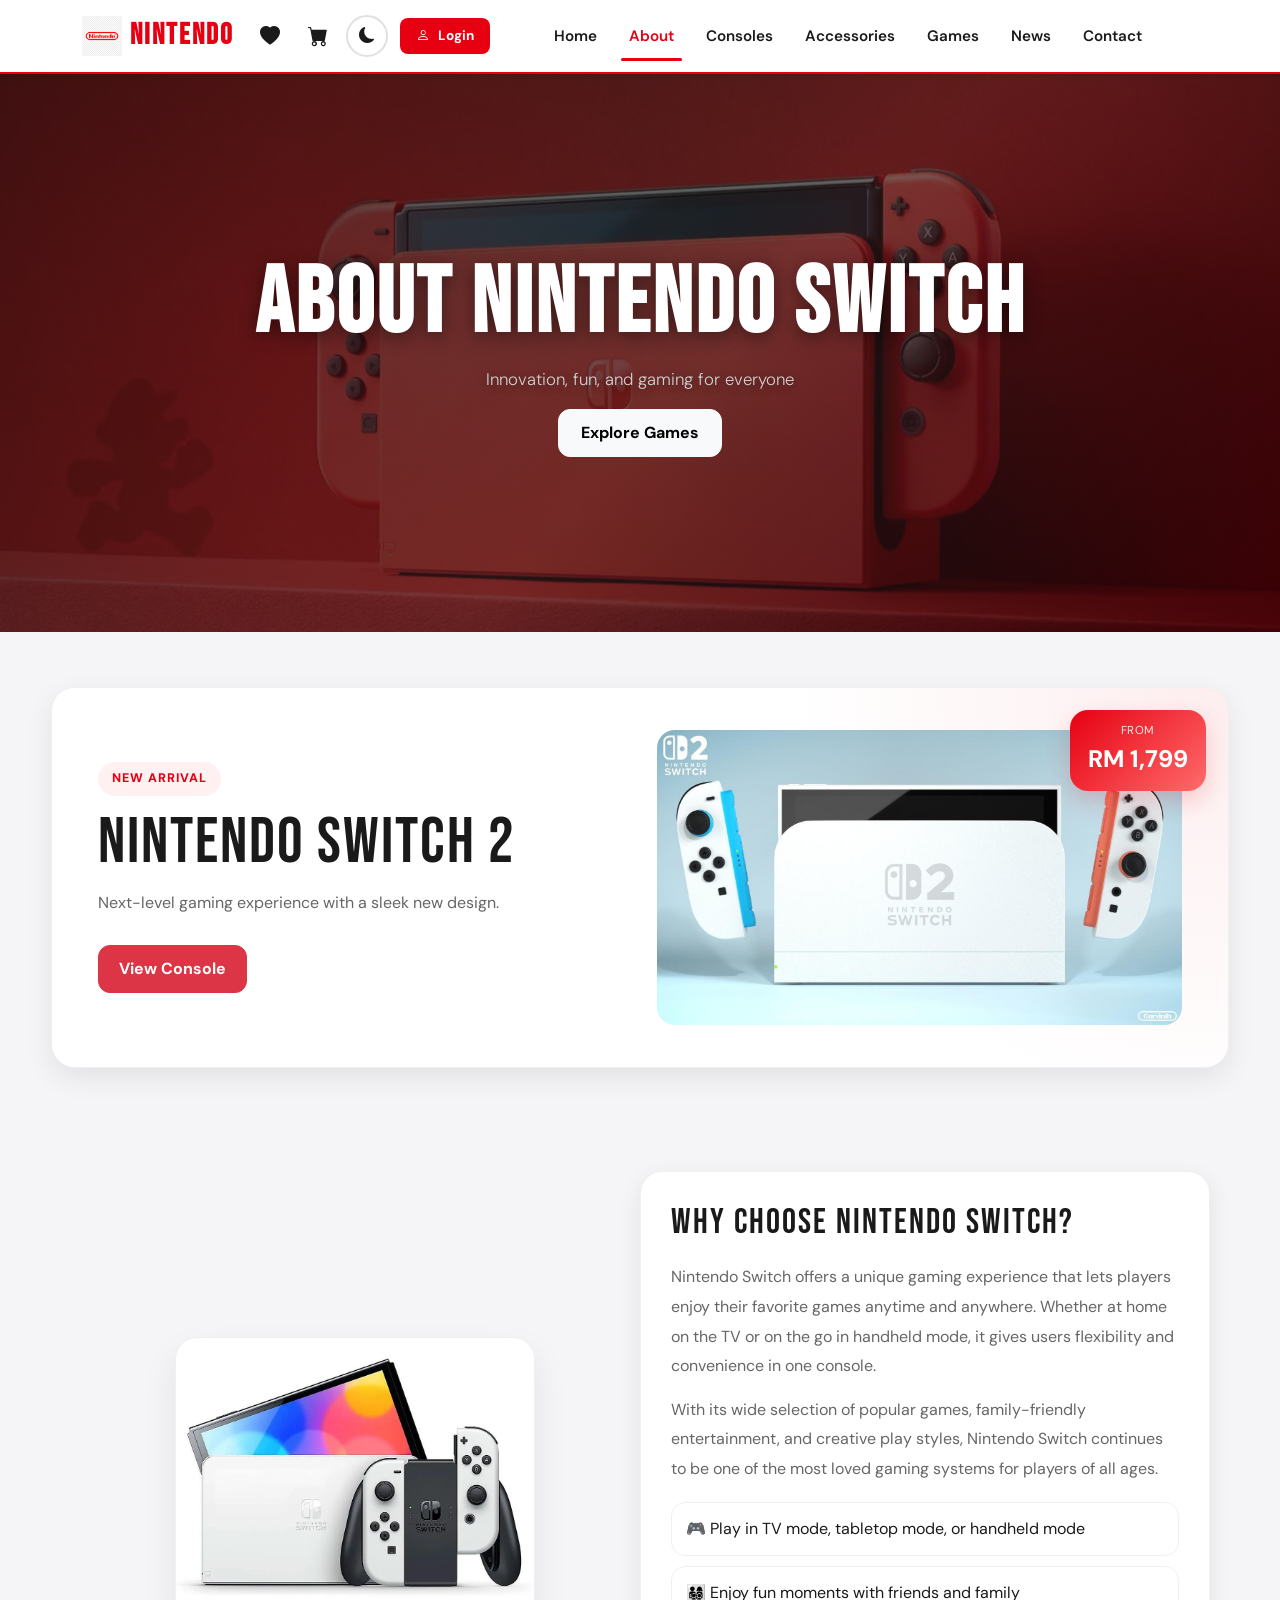
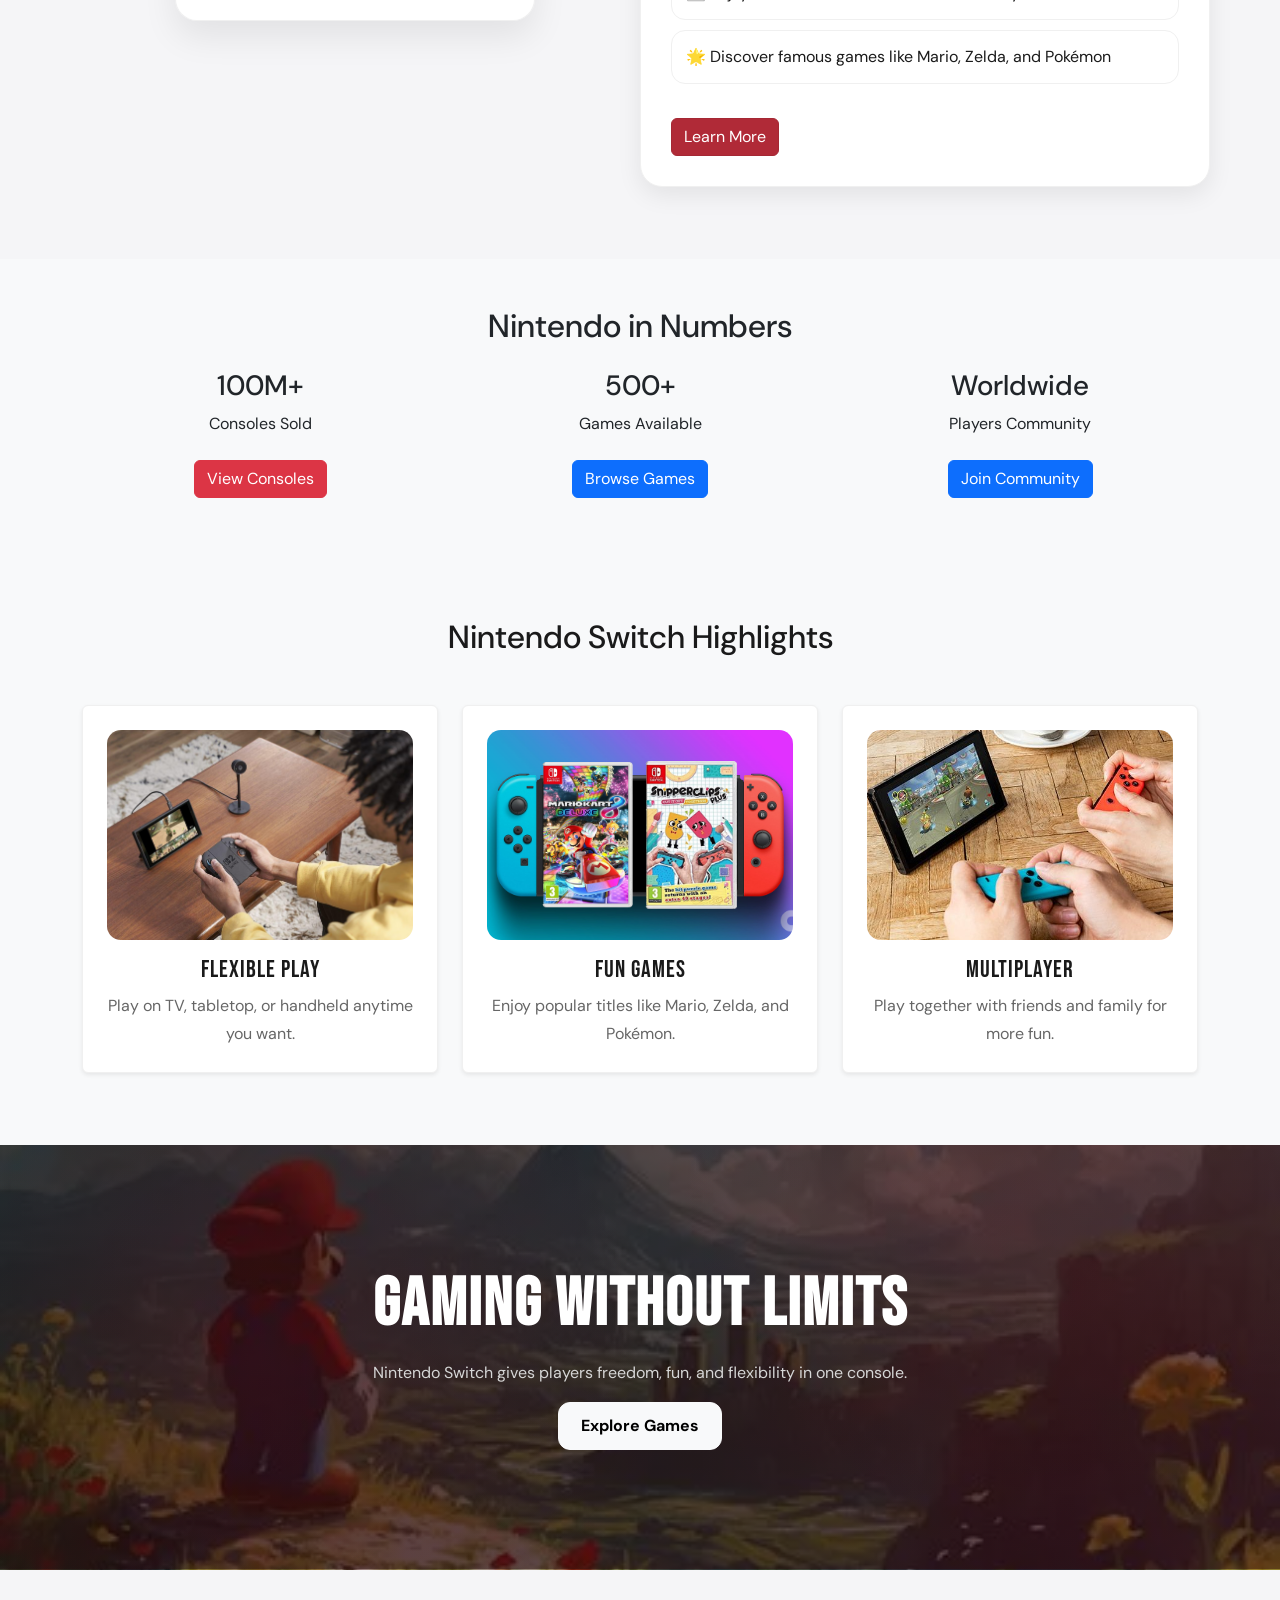
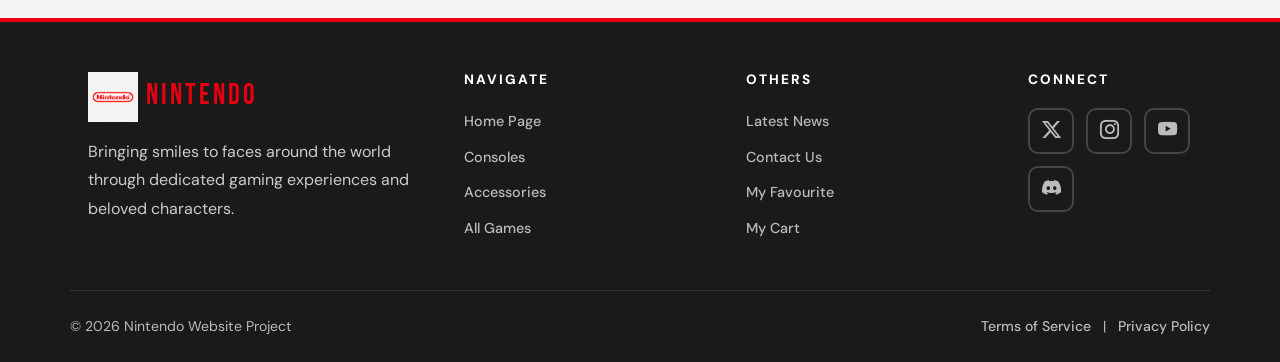
<file: About/about.html>
<!DOCTYPE html>
<html lang="en">

<head>
  <meta charset="UTF-8">
  <meta name="viewport" content="width=device-width, initial-scale=1.0">
  <title>Nintendo - About</title>

  <link href="https://fonts.googleapis.com/css2?family=Bebas+Neue&family=DM+Sans:wght@300;400;500;600;700&display=swap"
    rel="stylesheet">
  <link href="https://cdn.jsdelivr.net/npm/bootstrap@5.3.2/dist/css/bootstrap.min.css" rel="stylesheet">
  <link rel="stylesheet" href="https://cdn.jsdelivr.net/npm/bootstrap-icons@1.11.3/font/bootstrap-icons.css">
  <link rel="stylesheet" href="../Shared/shared.css">
  <link rel="stylesheet" href="../About/about.css">
</head>

<body>

  <!-- NAVBAR -->
  <nav class="navbar navbar-expand-lg custom-navbar shadow-sm">
    <div class="container">

      <a class="navbar-brand fw-bold d-flex align-items-center" href="../index.html">
        <img src="../Shared/images/logo.ico" alt="Nintendo Logo" width="40" height="40" class="me-2">
        Nintendo
      </a>

      <!-- Always-visible right side: icons + hamburger -->
      <div class="ms-auto d-flex align-items-center gap-2 me-2">

        <!-- Favourite icon with live badge (count from localStorage via shared.js) -->
        <a href="../Favourite/favourite.html" class="nav-icon-btn" title="My Favourites">
          <i class="bi bi-heart-fill"></i>
          <span class="nav-badge fav-badge-count" style="display:none;">0</span>
        </a>

        <!-- Cart icon with live badge (count from localStorage via shared.js) -->
        <a href="../Cart/cart.html" class="nav-icon-btn" title="My Cart">
          <i class="bi bi-cart-fill"></i>
          <span class="nav-badge cart-badge-count" style="display:none;">0</span>
        </a>

        <!-- Dark mode toggle -->
        <button id="darkModeToggle" class="dark-toggle" title="Toggle Dark Mode">
          <i class="bi bi-moon-fill" id="themeIcon"></i>
        </button>

        <!-- Login/Profile button — text set by shared.js based on cookie -->
        <button id="authNavBtn" class="ms-1"></button>

        <!-- Mobile hamburger -->
        <button class="navbar-toggler ms-1" type="button" data-bs-toggle="collapse" data-bs-target="#navMenu">
          <span class="navbar-toggler-icon"></span>
        </button>
      </div>

      <!-- Collapsible nav links -->
      <div class="collapse navbar-collapse" id="navMenu">
        <ul class="navbar-nav mx-auto">
          <li class="nav-item"><a class="nav-link" href="../index.html">Home</a></li>
          <li class="nav-item"><a class="nav-link active" href="../About/about.html">About</a></li>
          <li class="nav-item"><a class="nav-link" href="../Consoles/consoles.html">Consoles</a></li>
          <li class="nav-item"><a class="nav-link" href="../Accessories/accessories.html">Accessories</a></li>
          <li class="nav-item"><a class="nav-link" href="../Games/games.html">Games</a></li>
          <li class="nav-item"><a class="nav-link" href="../News/news.html">News</a></li>
          <li class="nav-item"><a class="nav-link" href="../Contact/Contact.html">Contact</a></li>
        </ul>
      </div>

    </div>
  </nav>

  <!-- HERO -->
  <header class="about-hero text-white text-center">
    <div class="container">
      <h1 class="fw-bold display-4">About Nintendo Switch</h1>
      <p class="lead">Innovation, fun, and gaming for everyone</p>
      <a href="../Games/games.html" class="btn btn-light mt-3">Explore Games</a>
    </div>
  </header>

  <!-- NINTENDO BANNER -->
  <section class="banner-section">
    <div class="banner-clean">
      <div class="banner-content">
        <div class="banner-left">
          <span class="banner-badge">NEW ARRIVAL</span>
          <h2>Nintendo Switch 2</h2>
          <p>Next-level gaming experience with a sleek new design.</p>
          <a href="../Consoles/consoles.html" class="btn btn-danger mt-2">View Console</a>
        </div>

        <div class="banner-right">
          <img src="AboutPageImages/switch-sale.jpg" alt="Nintendo Switch 2">
        </div>
      </div>

      <div class="price-tag-clean">
        <small>From</small>
        <strong>RM 1,799</strong>
      </div>
    </div>
  </section>



  <!-- ABOUT INTRO -->
  <section class="py-5">
    <div class="container">
      <div class="row align-items-center">

        <div class="col-md-6 mb-4 text-center">
          <img src="AboutPageImages/nintendo2.jpg" alt="Nintendo Switch" class="img-fluid about-image">
        </div>

        <div class="col-md-6 mb-4 about-text-box">
          <h2 class="about-animate">Why Choose Nintendo Switch?</h2>

          <p class="about-animate delay-1">
            Nintendo Switch offers a unique gaming experience that lets players enjoy their
            favorite games anytime and anywhere. Whether at home on the TV or on the go in
            handheld mode, it gives users flexibility and convenience in one console.
          </p>

          <p class="about-animate delay-2">
            With its wide selection of popular games, family-friendly entertainment, and
            creative play styles, Nintendo Switch continues to be one of the most loved
            gaming systems for players of all ages.
          </p>

          <ul class="about-list about-animate delay-3">
            <li>🎮 Play in TV mode, tabletop mode, or handheld mode</li>
            <li>👨‍👩‍👧‍👦 Enjoy fun moments with friends and family</li>
            <li>🌟 Discover famous games like Mario, Zelda, and Pokémon</li>
          </ul>

          <a href="../News/news.html" class="btn btn-danger mt-3 about-animate delay-4">Learn More</a>
        </div>



      </div>
    </div>
  </section>

  <!-- STATS SECTION -->
  <section class="py-5 bg-light text-center text-dark">
    <div class="container">
      <h2 class="mb-4">Nintendo in Numbers</h2>

      <div class="row">
        <div class="col-md-4 mb-4">
          <h3>100M+</h3>
          <p>Consoles Sold</p>
          <a href="../Consoles/consoles.html" class="btn btn-danger mt-2">View Consoles</a>
        </div>

        <div class="col-md-4 mb-4">
          <h3>500+</h3>
          <p>Games Available</p>
          <a href="../Games/games.html" class="btn btn-primary mt-2">Browse Games</a>
        </div>

        <div class="col-md-4 mb-4">
          <h3>Worldwide</h3>
          <p>Players Community</p>
          <a href="../Contact/Contact.html" class="btn btn-primary mt-2">Join Community</a>
        </div>
      </div>
    </div>
  </section>

  <!-- HIGHLIGHTS -->
  <section class="py-5 bg-light">
    <div class="container">
      <h2 class="text-center mb-5">Nintendo Switch Highlights</h2>

      <div class="row text-center">
        <div class="col-md-4 mb-4">
          <div class="feature-box p-4 rounded shadow-sm bg-white h-100 text-center">
            <img src="AboutPageImages/switch.jpg" class="img-fluid mb-3 card-img-top" alt="Flexible Play">
            <h4>Flexible Play</h4>
            <p>Play on TV, tabletop, or handheld anytime you want.</p>
          </div>
        </div>

        <div class="col-md-4 mb-4">
          <div class="feature-box p-4 rounded shadow-sm bg-white h-100 text-center">
            <img src="AboutPageImages/about-populargame.jpg" class="img-fluid mb-3 card-img-top" alt="Fun Games">
            <h4>Fun Games</h4>
            <p>Enjoy popular titles like Mario, Zelda, and Pokémon.</p>
          </div>
        </div>

        <div class="col-md-4 mb-4">
          <div class="feature-box p-4 rounded shadow-sm bg-white h-100 text-center">
            <img src="AboutPageImages/playingswtich.jpg" class="img-fluid mb-3 card-img-top" alt="Multiplayer">
            <h4>Multiplayer</h4>
            <p>Play together with friends and family for more fun.</p>
          </div>
        </div>
      </div>
    </div>
  </section>

  <!-- BACKGROUND SECTION -->
  <section class="about-bg text-white text-center">
    <div class="container">
      <h2 class="fw-bold">Gaming Without Limits</h2>
      <p>Nintendo Switch gives players freedom, fun, and flexibility in one console.</p>
      <a href="../Games/games.html" class="btn btn-light mt-3">Explore Games</a>
    </div>
  </section>

  <!-- paste auth modal here -->
  <div id="authModal" class="auth-modal-overlay">
    <div class="auth-modal-box">
      <button class="auth-modal-close" id="closeAuthModal">
        <i class="bi bi-x-lg"></i>
      </button>

      <div id="loginBox">
        <div class="auth-form-title">LOGIN</div>
        <form id="loginForm">
          <div class="auth-group">
            <label>Username</label>
            <input type="text" id="loginUsername" placeholder="Enter username" required>
          </div>
          <div class="auth-group">
            <label>Password</label>
            <input type="password" id="loginPassword" placeholder="Enter password" required>
          </div>
          <button type="submit" class="auth-submit">Sign In</button>
        </form>
        <div class="auth-switch">No account? <a href="#" id="showSignup">Sign up</a></div>
      </div>

      <div id="signupBox" style="display:none;">
        <div class="auth-form-title">SIGN UP</div>
        <form id="signupForm">
          <div class="auth-group">
            <label>Username</label>
            <input type="text" id="signupUsername" placeholder="Choose a username" required>
          </div>
          <div class="auth-group">
            <label>Password</label>
            <input type="password" id="signupPassword" placeholder="Create a password" required>
          </div>
          <div class="auth-group">
            <label>Confirm Password</label>
            <input type="password" id="confirmPassword" placeholder="Repeat password" required>
          </div>
          <button type="submit" class="auth-submit">Create Account</button>
        </form>
        <div class="auth-switch">Have an account? <a href="#" id="showLogin">Login</a></div>
      </div>
    </div>
  </div>


  <!-- FOOTER -->
  <footer class="custom-footer mt-5">
    <div class="container-fluid footer-top px-5">
      <div class="row gy-4 justify-content-between">
        <div class="col-lg-4 col-md-12">
          <div class="footer-brand d-flex align-items-center mb-3">
            <img src="../Shared/images/logo.ico" alt="Nintendo Logo" width="50" height="50" class="me-2">
            <h3 class="mb-0">NINTENDO</h3>
          </div>
          <p class="footer-text">
            Bringing smiles to faces around the world through dedicated gaming experiences and beloved characters.
          </p>
        </div>

        <div class="col-lg-3 col-md-6">
          <h5 class="footer-heading">NAVIGATE</h5>
          <ul class="footer-links">
            <li><a href="../index.html">Home Page</a></li>
            <li><a href="../Consoles/consoles.html">Consoles</a></li>
            <li><a href="../Accessories/accessories.html">Accessories</a></li>
            <li><a href="../Games/games.html">All Games</a></li>
          </ul>
        </div>

        <div class="col-lg-3 col-md-6">
          <h5 class="footer-heading">OTHERS</h5>
          <ul class="footer-links">
            <li><a href="../News/news.html">Latest News</a></li>
            <li><a href="../Contact/Contact.html">Contact Us</a></li>
            <li><a href="../Favourite/favourite.html">My Favourite</a></li>
            <li><a href="../Cart/cart.html">My Cart</a></li>
          </ul>
        </div>

        <div class="col-lg-2 col-md-12">
          <h5 class="footer-heading">CONNECT</h5>
          <div class="social-icons">
            <a href="https://x.com/NintendoAmerica" title="Twitter"><i class="bi bi-twitter-x"></i></a>
            <a href="https://www.instagram.com/nintendoamerica/" title="Instagram"><i class="bi bi-instagram"></i></a>
            <a href="https://www.youtube.com/c/nintendo" title="YouTube"><i class="bi bi-youtube"></i></a>
            <a href="https://discord.com/invite/nintendo" title="Discord"><i class="bi bi-discord"></i></a>
          </div>
        </div>

      </div>
    </div>

    <div class="container footer-bottom">
      <div class="row align-items-center">
        <div class="col-md-6">
          <p class="mb-0">© 2026 Nintendo Website Project</p>
        </div>
        <div class="col-md-6 text-md-end">
          <a href="https://www.nintendo.com/us/terms-of-use/?srsltid=AfmBOorfR5Cqtw0SzZcCsMF5edbvEN6H8uKee9dxSR7cEiwUHdr1m0Hb"
            class="bottom-link">Terms of Service</a>
          <span class="mx-2">|</span>
          <a href="https://www.nintendo.com/us/privacy-policy/" class="bottom-link">Privacy Policy</a>
        </div>
      </div>
    </div>
  </footer>

  <!-- Bootstrap JS -->
  <script src="https://cdn.jsdelivr.net/npm/bootstrap@5.3.3/dist/js/bootstrap.bundle.min.js"></script>

  <!-- About JS -->
  <script src="../About/about.js"></script>
  <script src="../Shared/shared.js"></script>

</body>

</html>
</file>
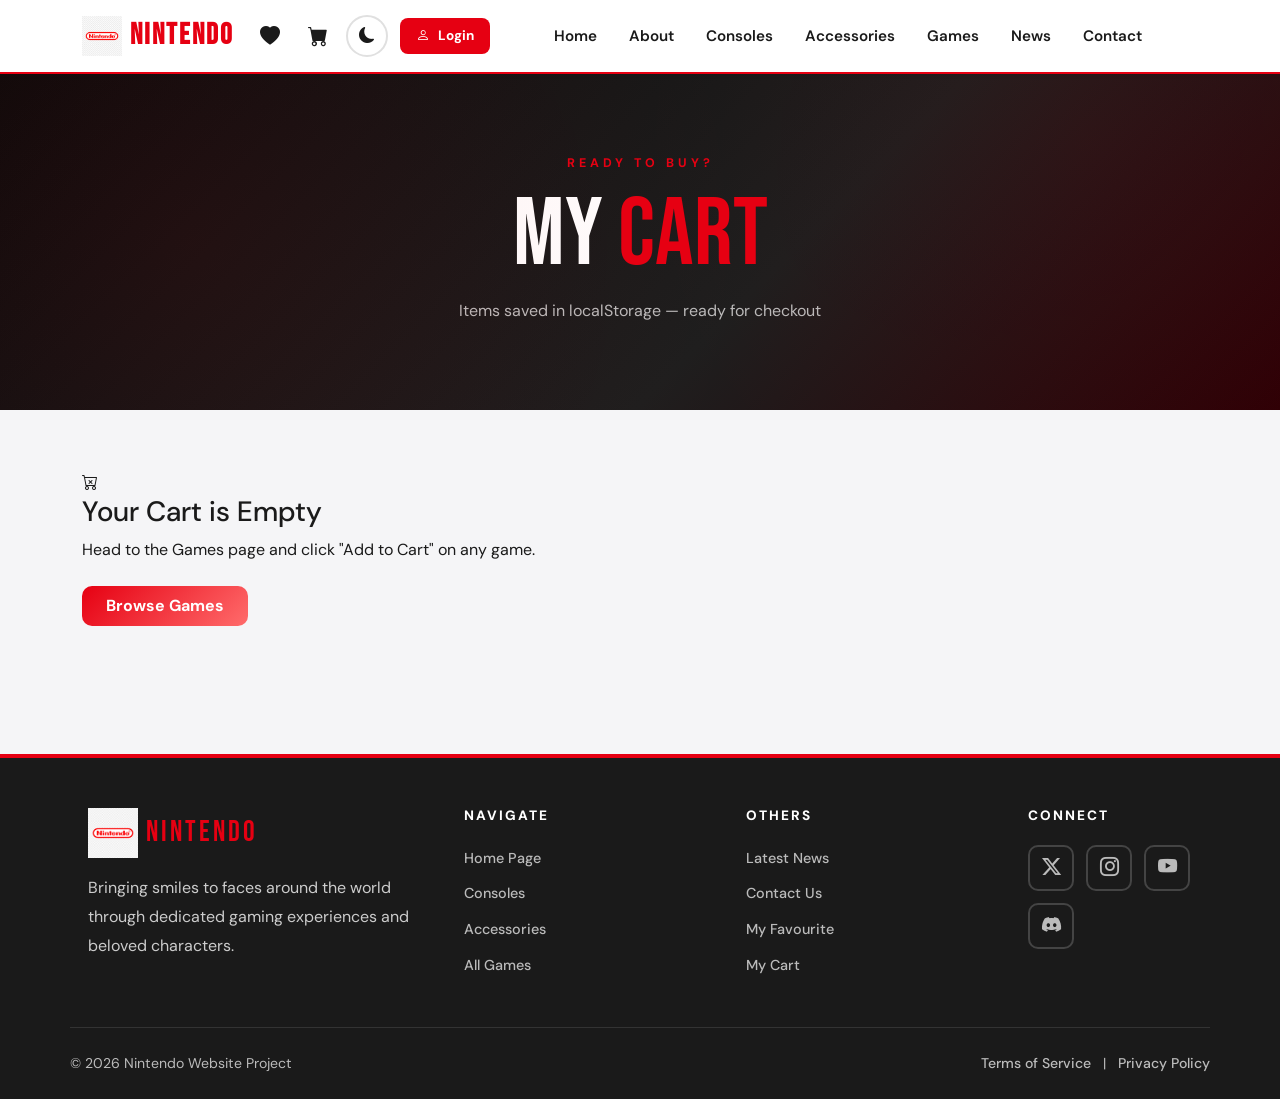
<file: Cart/cart.html>
<!DOCTYPE html>
<html lang="en" data-theme="light">

<head>
  <meta charset="UTF-8">
  <meta name="viewport" content="width=device-width, initial-scale=1.0">
  <title>Nintendo — My Cart</title>

  <link href="https://fonts.googleapis.com/css2?family=Bebas+Neue&family=DM+Sans:wght@300;400;500;600;700&display=swap"
    rel="stylesheet">
  <link href="https://cdn.jsdelivr.net/npm/bootstrap@5.3.2/dist/css/bootstrap.min.css" rel="stylesheet">
  <link rel="stylesheet" href="https://cdn.jsdelivr.net/npm/bootstrap-icons@1.11.3/font/bootstrap-icons.css">
  <link rel="stylesheet" href="../Shared/shared.css">
  <link rel="stylesheet" href="../Cart/cart.css">
</head>

<body>

  <!-- NAVBAR -->
  <nav class="navbar navbar-expand-lg custom-navbar shadow-sm">
    <div class="container">

      <a class="navbar-brand fw-bold d-flex align-items-center" href="../Home/index.html">
        <img src="../Shared/images/logo.png" alt="Nintendo Logo" width="40" height="40" class="me-2">
        Nintendo
      </a>

      <div class="ms-auto d-flex align-items-center gap-2 me-2">

        <a href="../Favourite/favourite.html" class="nav-icon-btn" title="My Favourites">
          <i class="bi bi-heart-fill"></i>
          <span class="nav-badge fav-badge-count" style="display:none;">0</span>
        </a>

        <a href="../Cart/cart.html" class="nav-icon-btn" title="My Cart">
          <i class="bi bi-cart-fill"></i>
          <span class="nav-badge cart-badge-count" style="display:none;">0</span>
        </a>

        <button id="darkModeToggle" class="dark-toggle" title="Toggle Dark Mode">
          <i class="bi bi-moon-fill" id="themeIcon"></i>
        </button>

        <button id="authNavBtn" class="ms-1"></button>

        <button class="navbar-toggler ms-1" type="button" data-bs-toggle="collapse" data-bs-target="#navMenu">
          <span class="navbar-toggler-icon"></span>
        </button>
      </div>

      <div class="collapse navbar-collapse" id="navMenu">
        <ul class="navbar-nav mx-auto">
          <li class="nav-item"><a class="nav-link" href="../Home/index.html">Home</a></li>
          <li class="nav-item"><a class="nav-link" href="../About/about.html">About</a></li>
          <li class="nav-item"><a class="nav-link" href="../Consoles/consoles.html">Consoles</a></li>
          <li class="nav-item"><a class="nav-link" href="../Accessories/accessories.html">Accessories</a></li>
          <li class="nav-item"><a class="nav-link" href="../Games/games.html">Games</a></li>
          <li class="nav-item"><a class="nav-link" href="../News/news.html">News</a></li>
          <li class="nav-item"><a class="nav-link" href="../Contact/Contact.html">Contact</a></li>
        </ul>
      </div>

    </div>
  </nav>

  <!-- HERO -->
  <header class="cart-hero">
    <div class="container text-center">
      <div class="cart-hero-eyebrow">Ready to Buy?</div>
      <h1 class="cart-hero-title">MY <span class="cart-hero-accent">CART</span></h1>
      <p class="cart-hero-sub">Items saved in localStorage — ready for checkout</p>
    </div>
  </header>

  <!-- CART CONTENT -->
  <section class="cart-section">
    <div class="container">

      <!-- Empty state (shown when cart is empty) -->
      <div id="cartEmpty" class="empty-state" style="display:none;">
        <i class="bi bi-cart-x"></i>
        <h3>Your Cart is Empty</h3>
        <p>Head to the Games page and click "Add to Cart" on any game.</p>
        <a href="../Games/games.html" class="btn btn-nintendo px-4 py-2 mt-2">Browse Games</a>
      </div>

      <!-- Cart table + summary (shown when cart has items) -->
      <div id="cartContent" style="display:none;">
        <div class="row g-4">

          <!-- Left: cart items list -->
          <div class="col-lg-8">
            <div class="cart-table-box">

              <!-- Table header -->
              <div class="cart-table-head">
                <span>Game</span>
                <span>Price</span>
                <span>Qty</span>
                <span>Subtotal</span>
                <span></span>
              </div>

              <!-- Rows injected by cart.js -->
              <div id="cartRows"></div>

            </div>

            <!-- Below table actions -->
            <div class="d-flex justify-content-between align-items-center mt-3 flex-wrap gap-2">
              <a href="../Games/games.html" class="btn btn-outline-secondary btn-sm">
                <i class="bi bi-arrow-left me-1"></i>Continue Shopping
              </a>
              <button id="clearCartBtn" class="btn btn-outline-danger btn-sm">
                <i class="bi bi-trash3 me-1"></i>Clear Cart
              </button>
            </div>
          </div>

          <!-- Right: order summary -->
          <div class="col-lg-4">
            <div class="cart-summary">

              <h3 class="summary-heading">Order Summary</h3>

              <div class="summary-line">
                <span>Subtotal</span>
                <span id="summarySubtotal">RM 0.00</span>
              </div>
              <div class="summary-line">
                <span>Shipping</span>
                <span class="text-success fw-bold">Free</span>
              </div>
              <div class="summary-line summary-total-line">
                <span>Total</span>
                <span id="summaryTotal">RM 0.00</span>
              </div>

              <!-- Checkout button — frontend demo only, no backend -->
              <button class="checkout-btn" id="checkoutBtn">
                <i class="bi bi-credit-card me-2"></i>Proceed to Checkout
              </button>

              <p class="checkout-note">
                <i class="bi bi-shield-check me-1"></i>
                Secure demo checkout — no real payment processed.
              </p>

            </div>
          </div>

        </div>
      </div>

    </div>
  </section>

  <!-- AUTH MODAL -->
  <div id="authModal" class="auth-modal-overlay">
    <div class="auth-modal-box">
      <button class="auth-modal-close" id="closeAuthModal"><i class="bi bi-x-lg"></i></button>
      <div id="loginBox">
        <div class="auth-form-title">LOGIN</div>
        <form id="loginForm">
          <div class="auth-group"><label>Username</label><input type="text" id="loginUsername" required></div>
          <div class="auth-group"><label>Password</label><input type="password" id="loginPassword" required></div>
          <button type="submit" class="auth-submit">Sign In</button>
        </form>
        <div class="auth-switch">No account? <a href="#" id="showSignup">Sign up</a></div>
      </div>
      <div id="signupBox" style="display:none;">
        <div class="auth-form-title">SIGN UP</div>
        <form id="signupForm">
          <div class="auth-group"><label>Username</label><input type="text" id="signupUsername" required></div>
          <div class="auth-group"><label>Password</label><input type="password" id="signupPassword" required></div>
          <div class="auth-group"><label>Confirm Password</label><input type="password" id="confirmPassword" required>
          </div>
          <button type="submit" class="auth-submit">Create Account</button>
        </form>
        <div class="auth-switch">Have account? <a href="#" id="showLogin">Login</a></div>
      </div>
    </div>
  </div>

  <!-- FOOTER -->
  <footer class="custom-footer mt-5">
    <div class="container-fluid footer-top px-5">
      <div class="row gy-4 justify-content-between">
        <div class="col-lg-4 col-md-12">
          <div class="footer-brand d-flex align-items-center mb-3">
            <img src="../Shared/images/logo.png" alt="Nintendo Logo" width="50" height="50" class="me-2">
            <h3 class="mb-0">NINTENDO</h3>
          </div>
          <p class="footer-text">
            Bringing smiles to faces around the world through dedicated gaming experiences and beloved characters.
          </p>
        </div>

        <div class="col-lg-3 col-md-6">
          <h5 class="footer-heading">NAVIGATE</h5>
          <ul class="footer-links">
            <li><a href="../Home/index.html">Home Page</a></li>
            <li><a href="../Consoles/consoles.html">Consoles</a></li>
            <li><a href="../Accessories/accessories.html">Accessories</a></li>
            <li><a href="../Games/games.html">All Games</a></li>
          </ul>
        </div>

        <div class="col-lg-3 col-md-6">
          <h5 class="footer-heading">OTHERS</h5>
          <ul class="footer-links">
            <li><a href="../News/news.html">Latest News</a></li>
            <li><a href="../Contact/Contact.html">Contact Us</a></li>
            <li><a href="../Favourite/favourite.html">My Favourite</a></li>
            <li><a href="../Cart/cart.html">My Cart</a></li>
          </ul>
        </div>

        <div class="col-lg-2 col-md-12">
          <h5 class="footer-heading">CONNECT</h5>
          <div class="social-icons">
            <a href="https://x.com/NintendoAmerica" title="Twitter"><i class="bi bi-twitter-x"></i></a>
            <a href="https://www.instagram.com/nintendoamerica/" title="Instagram"><i class="bi bi-instagram"></i></a>
            <a href="https://www.youtube.com/c/nintendo" title="YouTube"><i class="bi bi-youtube"></i></a>
            <a href="https://discord.com/invite/nintendo" title="Discord"><i class="bi bi-discord"></i></a>
          </div>
        </div>

      </div>
    </div>

    <div class="container footer-bottom">
      <div class="row align-items-center">
        <div class="col-md-6">
          <p class="mb-0">© 2026 Nintendo Website Project</p>
        </div>
        <div class="col-md-6 text-md-end">
          <a href="https://www.nintendo.com/us/terms-of-use/?srsltid=AfmBOorfR5Cqtw0SzZcCsMF5edbvEN6H8uKee9dxSR7cEiwUHdr1m0Hb"
            class="bottom-link">Terms of Service</a>
          <span class="mx-2">|</span>
          <a href="https://www.nintendo.com/us/privacy-policy/" class="bottom-link">Privacy Policy</a>
        </div>
      </div>
    </div>
  </footer>

  <script src="https://code.jquery.com/jquery-3.7.1.min.js"></script>
  <script src="https://cdn.jsdelivr.net/npm/bootstrap@5.3.2/dist/js/bootstrap.bundle.min.js"></script>
  <script src="../Shared/shared.js"></script>
  <script src="../Cart/cart.js"></script>

</body>

</html>
</file>
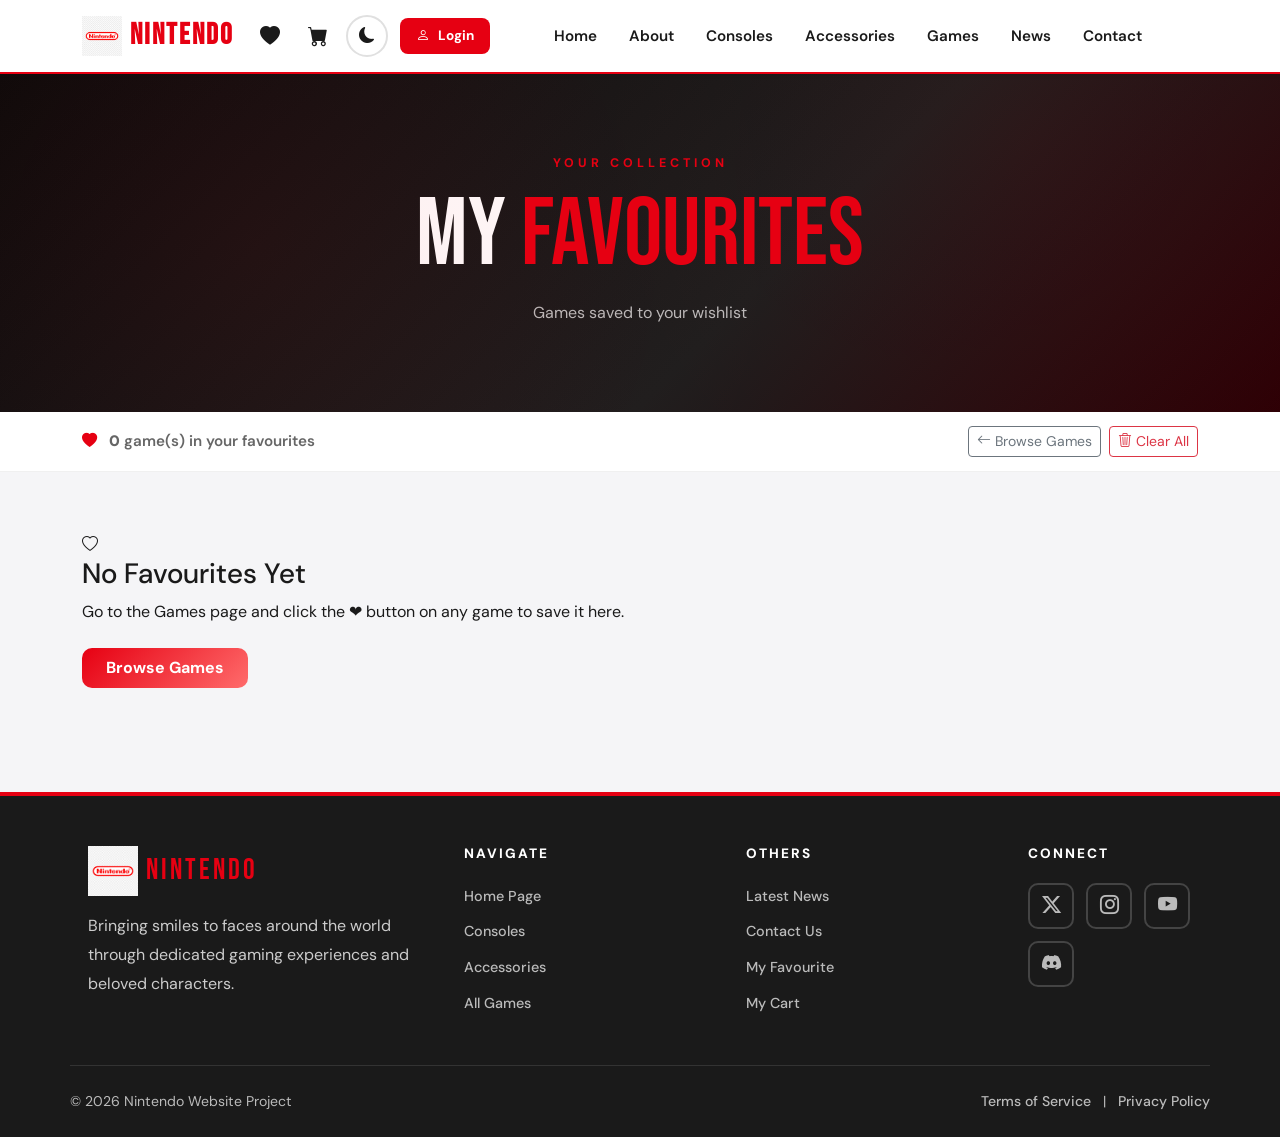
<file: Favourite/favourite.html>
<!DOCTYPE html>
<html lang="en" data-theme="light">

<head>
  <meta charset="UTF-8">
  <meta name="viewport" content="width=device-width, initial-scale=1.0">
  <title>Nintendo — My Favourites</title>

  <!--fonts -->
  <link href="https://fonts.googleapis.com/css2?family=Bebas+Neue&family=DM+Sans:wght@300;400;500;600;700&display=swap"
    rel="stylesheet">

  <!-- Bootstrap CSS  -->
  <link href="https://cdn.jsdelivr.net/npm/bootstrap@5.3.2/dist/css/bootstrap.min.css" rel="stylesheet">

  <!-- Bootstrap Icons -->
  <link rel="stylesheet" href="https://cdn.jsdelivr.net/npm/bootstrap-icons@1.11.3/font/bootstrap-icons.css">
  <link rel="stylesheet" href="../Shared/shared.css">
  <link rel="stylesheet" href="../Favourite/favourite.css">
</head>

<body>

  <!-- NAVBAR -->
  <nav class="navbar navbar-expand-lg custom-navbar shadow-sm">
    <div class="container">

      <a class="navbar-brand fw-bold d-flex align-items-center" href="../Home/index.html">
        <img src="../Shared/images/logo.png" alt="Nintendo Logo" width="40" height="40" class="me-2">
        Nintendo
      </a>

      <div class="ms-auto d-flex align-items-center gap-2 me-2">

        <a href="../Favourite/favourite.html" class="nav-icon-btn" title="My Favourites">
          <i class="bi bi-heart-fill"></i>
          <span class="nav-badge fav-badge-count" style="display:none;">0</span>
        </a>

        <a href="../Cart/cart.html" class="nav-icon-btn" title="My Cart">
          <i class="bi bi-cart-fill"></i>
          <span class="nav-badge cart-badge-count" style="display:none;">0</span>
        </a>

        <button id="darkModeToggle" class="dark-toggle" title="Toggle Dark Mode">
          <i class="bi bi-moon-fill" id="themeIcon"></i>
        </button>

        <button id="authNavBtn" class="ms-1"></button>

        <button class="navbar-toggler ms-1" type="button" data-bs-toggle="collapse" data-bs-target="#navMenu">
          <span class="navbar-toggler-icon"></span>
        </button>
      </div>

      <div class="collapse navbar-collapse" id="navMenu">
        <ul class="navbar-nav mx-auto">
          <li class="nav-item"><a class="nav-link" href="../Home/index.html">Home</a></li>
          <li class="nav-item"><a class="nav-link" href="../About/about.html">About</a></li>
          <li class="nav-item"><a class="nav-link" href="../Consoles/consoles.html">Consoles</a></li>
          <li class="nav-item"><a class="nav-link" href="../Accessories/accessories.html">Accessories</a></li>
          <li class="nav-item"><a class="nav-link" href="../Games/games.html">Games</a></li>
          <li class="nav-item"><a class="nav-link" href="../News/news.html">News</a></li>
          <li class="nav-item"><a class="nav-link" href="../Contact/Contact.html">Contact</a></li>
        </ul>
      </div>

    </div>
  </nav>

  <!-- =====================================================
       HERO
  ====================================================== -->
  <header class="fav-hero">
    <div class="container text-center">
      <div class="fav-hero-eyebrow">Your Collection</div>
      <h1 class="fav-hero-title">MY <span class="fav-hero-accent">FAVOURITES</span></h1>
      <p class="fav-hero-sub">Games saved to your wishlist </p>
    </div>
  </header>

  <!-- =====================================================
       ACTION BAR
  ====================================================== -->
  <div class="fav-action-bar">
    <div class="container d-flex align-items-center justify-content-between flex-wrap gap-3">
      <div class="fav-count-label">
        <i class="bi bi-heart-fill me-2" style="color:var(--red);"></i>
        <strong id="favTotalCount">0</strong> game(s) in your favourites
      </div>
      <div class="d-flex gap-2">
        <a href="../Games/games.html" class="btn btn-outline-secondary btn-sm">
          <i class="bi bi-arrow-left me-1"></i>Browse Games
        </a>
        <button id="clearAllFavBtn" class="btn btn-outline-danger btn-sm">
          <i class="bi bi-trash3 me-1"></i>Clear All
        </button>
      </div>
    </div>
  </div>

  <!-- =====================================================
       FAVOURITES GRID
  ====================================================== -->
  <section class="fav-section">
    <div class="container">

      <!-- Empty state (shown when no favourites saved) -->
      <div id="favEmpty" class="empty-state" style="display:none;">
        <i class="bi bi-heart"></i>
        <h3>No Favourites Yet</h3>
        <p>Go to the Games page and click the ❤ button on any game to save it here.</p>
        <a href="../Games/games.html" class="btn btn-nintendo px-4 py-2 mt-2">Browse Games</a>
      </div>

      <!-- Cards are injected here by favourite.js -->
      <div class="row g-4" id="favGrid"></div>

    </div>
  </section>

  <!-- =====================================================
       AUTH MODAL
  ====================================================== -->
  <div id="authModal" class="auth-modal-overlay">
    <div class="auth-modal-box">
      <button class="auth-modal-close" id="closeAuthModal"><i class="bi bi-x-lg"></i></button>

      <!-- Login box -->
      <div id="loginBox">
        <div class="auth-form-title">LOGIN</div>
        <form id="loginForm">
          <div class="auth-group">
            <label>Username</label>
            <input type="text" id="loginUsername" placeholder="Enter username" required>
          </div>
          <div class="auth-group">
            <label>Password</label>
            <input type="password" id="loginPassword" placeholder="Enter password" required>
          </div>
          <button type="submit" class="auth-submit">Sign In</button>
        </form>
        <div class="auth-switch">No account? <a href="#" id="showSignup">Sign up</a></div>
      </div>

      <!-- Sign-up box -->
      <div id="signupBox" style="display:none;">
        <div class="auth-form-title">SIGN UP</div>
        <form id="signupForm">
          <div class="auth-group">
            <label>Username</label>
            <input type="text" id="signupUsername" placeholder="Choose a username" required>
          </div>
          <div class="auth-group">
            <label>Password</label>
            <input type="password" id="signupPassword" placeholder="Create a password" required>
          </div>
          <div class="auth-group">
            <label>Confirm Password</label>
            <input type="password" id="confirmPassword" placeholder="Repeat password" required>
          </div>
          <button type="submit" class="auth-submit">Create Account</button>
        </form>
        <div class="auth-switch">Have an account? <a href="#" id="showLogin">Login</a></div>
      </div>
    </div>
  </div>

  <!-- FOOTER -->
  <footer class="custom-footer mt-5">
    <div class="container-fluid footer-top px-5">
      <div class="row gy-4 justify-content-between">
        <div class="col-lg-4 col-md-12">
          <div class="footer-brand d-flex align-items-center mb-3">
            <img src="../Shared/images/logo.png" alt="Nintendo Logo" width="50" height="50" class="me-2">
            <h3 class="mb-0">NINTENDO</h3>
          </div>
          <p class="footer-text">
            Bringing smiles to faces around the world through dedicated gaming experiences and beloved characters.
          </p>
        </div>

        <div class="col-lg-3 col-md-6">
          <h5 class="footer-heading">NAVIGATE</h5>
          <ul class="footer-links">
            <li><a href="../Home/index.html">Home Page</a></li>
            <li><a href="../Consoles/consoles.html">Consoles</a></li>
            <li><a href="../Accessories/accessories.html">Accessories</a></li>
            <li><a href="../Games/games.html">All Games</a></li>
          </ul>
        </div>

        <div class="col-lg-3 col-md-6">
          <h5 class="footer-heading">OTHERS</h5>
          <ul class="footer-links">
            <li><a href="../News/news.html">Latest News</a></li>
            <li><a href="../Contact/Contact.html">Contact Us</a></li>
            <li><a href="../Favourite/favourite.html">My Favourite</a></li>
            <li><a href="../Cart/cart.html">My Cart</a></li>
          </ul>
        </div>

        <div class="col-lg-2 col-md-12">
          <h5 class="footer-heading">CONNECT</h5>
          <div class="social-icons">
            <a href="https://x.com/NintendoAmerica" title="Twitter"><i class="bi bi-twitter-x"></i></a>
            <a href="https://www.instagram.com/nintendoamerica/" title="Instagram"><i class="bi bi-instagram"></i></a>
            <a href="https://www.youtube.com/c/nintendo" title="YouTube"><i class="bi bi-youtube"></i></a>
            <a href="https://discord.com/invite/nintendo" title="Discord"><i class="bi bi-discord"></i></a>
          </div>
        </div>

      </div>
    </div>

    <div class="container footer-bottom">
      <div class="row align-items-center">
        <div class="col-md-6">
          <p class="mb-0">© 2026 Nintendo Website Project</p>
        </div>
        <div class="col-md-6 text-md-end">
          <a href="https://www.nintendo.com/us/terms-of-use/?srsltid=AfmBOorfR5Cqtw0SzZcCsMF5edbvEN6H8uKee9dxSR7cEiwUHdr1m0Hb"
            class="bottom-link">Terms of Service</a>
          <span class="mx-2">|</span>
          <a href="https://www.nintendo.com/us/privacy-policy/" class="bottom-link">Privacy Policy</a>
        </div>
      </div>
    </div>
  </footer>


  <!-- jQuery  -->
  <script src="https://code.jquery.com/jquery-3.7.1.min.js"></script>
  <!-- Bootstrap JS -->
  <script src="https://cdn.jsdelivr.net/npm/bootstrap@5.3.2/dist/js/bootstrap.bundle.min.js"></script>
  <script src="../Shared/shared.js"></script>
  <script src="../Favourite/favourite.js"></script>

</body>

</html>
</file>
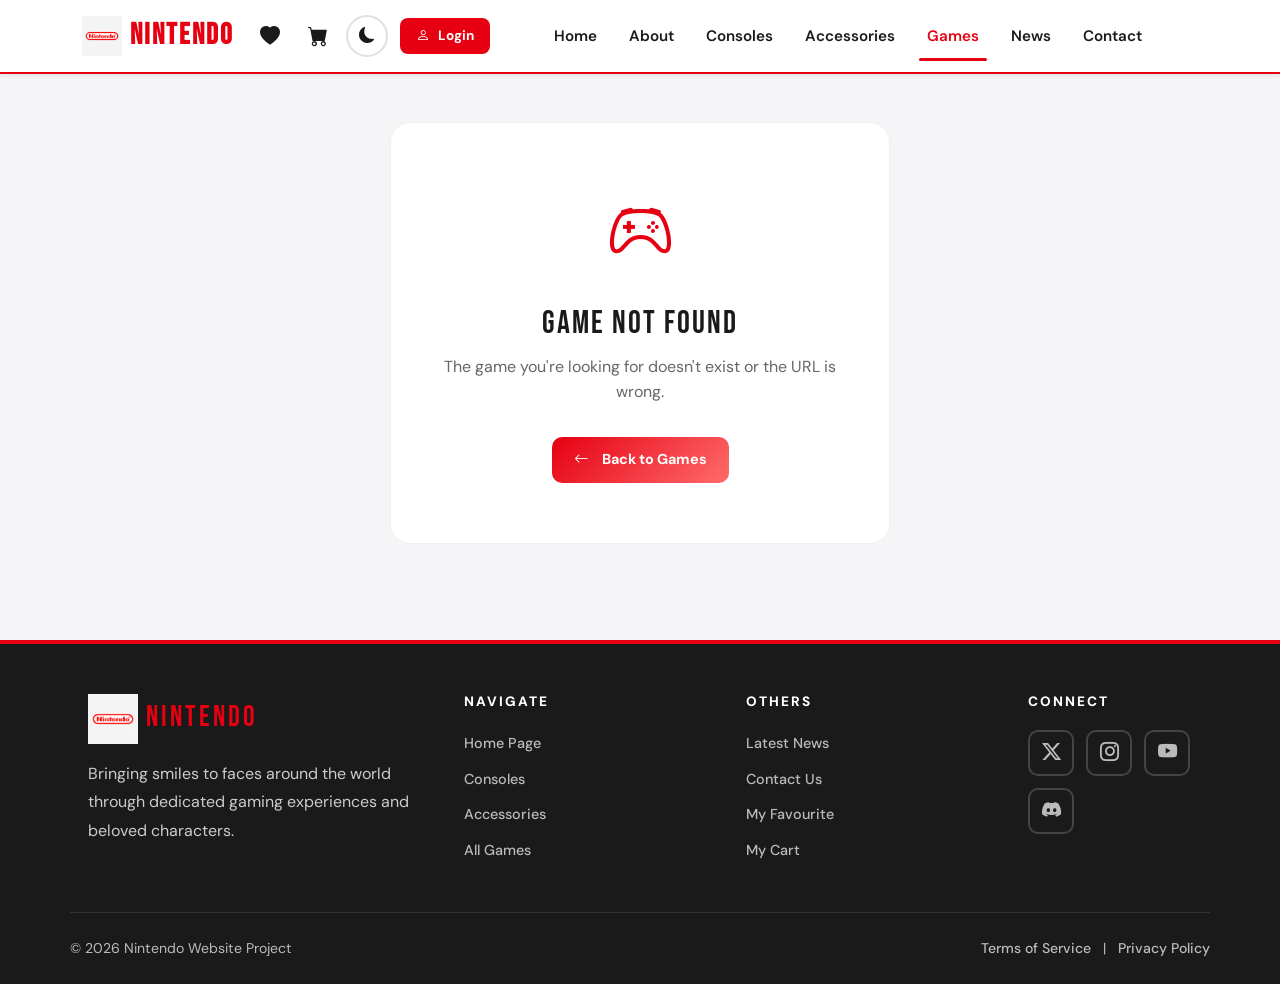
<file: Games/game-details.html>
<!DOCTYPE html>
<html lang="en" data-theme="light">

<head>
  <meta charset="UTF-8" />
  <meta name="viewport" content="width=device-width, initial-scale=1.0" />
  <title>Nintendo — Game Details</title>
  <link href="https://fonts.googleapis.com/css2?family=Bebas+Neue&family=DM+Sans:wght@300;400;500;600;700&display=swap" rel="stylesheet">
  <link href="https://cdn.jsdelivr.net/npm/bootstrap@5.3.2/dist/css/bootstrap.min.css" rel="stylesheet">
  <link rel="stylesheet" href="https://cdn.jsdelivr.net/npm/bootstrap-icons@1.11.3/font/bootstrap-icons.css">
  <link rel="stylesheet" href="../Games/game-details.css" />
  <link rel="stylesheet" href="../Shared/shared.css" />
</head>

<body>

  <!-- ===== NAVBAR ===== -->
  <nav class="navbar navbar-expand-lg custom-navbar shadow-sm">
    <div class="container">

      <a class="navbar-brand fw-bold d-flex align-items-center" href="../Home/index.html">
        <img src="../Shared/images/logo.png" alt="Nintendo Logo" width="40" height="40" class="me-2">
        Nintendo
      </a>

      <div class="ms-auto d-flex align-items-center gap-2 me-2">

        <a href="../Favourite/favourite.html" class="nav-icon-btn" title="My Favourites">
          <i class="bi bi-heart-fill"></i>
          <span class="nav-badge fav-badge-count" style="display:none;">0</span>
        </a>

        <a href="../Cart/cart.html" class="nav-icon-btn" title="My Cart">
          <i class="bi bi-cart-fill"></i>
          <span class="nav-badge cart-badge-count" style="display:none;">0</span>
        </a>

        <button id="darkModeToggle" class="dark-toggle" title="Toggle Dark Mode">
          <i class="bi bi-moon-fill" id="themeIcon"></i>
        </button>

        <button id="authNavBtn" class="ms-1"></button>

        <button class="navbar-toggler ms-1" type="button" data-bs-toggle="collapse" data-bs-target="#navMenu">
          <span class="navbar-toggler-icon"></span>
        </button>
      </div>

      <div class="collapse navbar-collapse" id="navMenu">
        <ul class="navbar-nav mx-auto">
          <li class="nav-item"><a class="nav-link" href="../Home/index.html">Home</a></li>
          <li class="nav-item"><a class="nav-link" href="../About/about.html">About</a></li>
          <li class="nav-item"><a class="nav-link" href="../Consoles/consoles.html">Consoles</a></li>
          <li class="nav-item"><a class="nav-link" href="../Accessories/accessories.html">Accessories</a></li>
          <li class="nav-item"><a class="nav-link active" href="../Games/games.html">Games</a></li>
          <li class="nav-item"><a class="nav-link" href="../News/news.html">News</a></li>
          <li class="nav-item"><a class="nav-link" href="../Contact/Contact.html">Contact</a></li>
        </ul>
      </div>

    </div>
  </nav>

  <!-- BREADCRUMB -->
  <div class="breadcrumb-bar">
    <div class="container">
      <nav class="breadcrumb-nav">
        <a href="index.html"><i class="bi bi-house-fill"></i> Home</a>
        <span class="bc-sep">/</span>
        <a href="../Games/games.html">Games</a>
        <span class="bc-sep">/</span>
        <span id="breadcrumbTitle">Loading…</span>
      </nav>
    </div>
  </div>

  <!-- HERO BANNER (background image set by game-details.js) -->
  <header class="details-hero" id="detailsHero">
    <div class="details-overlay"></div>
    <div class="container details-hero-content">
      <div class="hero-genre-badge" id="heroGenreBadge"></div>
      <h1 class="details-hero-title" id="heroGameTitle">Loading…</h1>
      <div class="hero-rating" id="heroRating"></div>
      <p class="details-hero-sub">Nintendo Switch — Official Game Details</p>
    </div>
  </header>

  <!-- NOT FOUND (hidden by default, shown by JS if URL param is wrong) -->
  <div id="notFoundMsg" class="container py-5 text-center" style="display:none!important;">
    <div class="not-found-box">
      <i class="bi bi-controller not-found-icon"></i>
      <h2>Game Not Found</h2>
      <p>The game you're looking for doesn't exist or the URL is wrong.</p>
      <a href="../Games/games.html" class="btn btn-nintendo mt-3"><i class="bi bi-arrow-left me-2"></i>Back to Games</a>
    </div>
  </div>

  <!-- MAIN CONTENT (populated by game-details.js) -->
  <div id="mainContent">

    <!-- DETAILS SECTION -->
    <section class="details-section">
      <div class="container">
        <div class="row g-5">

          <!-- LEFT: Game info -->
          <div class="col-lg-6">
            <div class="info-card">
              <div class="info-card-header">
                <h2 class="info-game-title" id="gameTitle">—</h2>
                <div class="star-rating" id="gameStars"></div>
              </div>

              <p class="game-description" id="gameDescription">—</p>

              <div class="info-list">
                <div class="info-row">
                  <span class="info-label"><i class="bi bi-tags-fill"></i> Genre</span>
                  <span class="info-val" id="gameGenre">—</span>
                </div>
                <div class="info-row">
                  <span class="info-label"><i class="bi bi-calendar3"></i> Release</span>
                  <span class="info-val" id="gameRelease">—</span>
                </div>
                <div class="info-row">
                  <span class="info-label"><i class="bi bi-people-fill"></i> Players</span>
                  <span class="info-val" id="gamePlayers">—</span>
                </div>
                <div class="info-row">
                  <span class="info-label"><i class="bi bi-display"></i> Platform</span>
                  <span class="info-val" id="gamePlatform">—</span>
                </div>
                <div class="info-row">
                  <span class="info-label"><i class="bi bi-star-fill"></i> Rating</span>
                  <span class="info-val info-rating" id="gameRatingVal">—</span>
                </div>
              </div>

              <div class="detail-btn-group">
                <button class="btn detail-fav-btn" id="favoriteBtn">
                  <i class="bi bi-heart"></i>
                  <span id="favBtnText">Add to Favourite</span>
                </button>
                <a href="../Games/games.html" class="btn btn-nintendo">
                  <i class="bi bi-arrow-left me-1"></i>Back to Games
                </a>
              </div>

              <div class="fav-status" id="favoriteStatus">
                <i class="bi bi-info-circle"></i> Not saved to favourites yet
              </div>
            </div>
          </div>

          <!-- RIGHT: YouTube Trailer -->
          <div class="col-lg-6">
            <div class="video-card">
              <div class="video-card-header">
                <i class="bi bi-play-circle-fill"></i>
                <span>Official Trailer</span>
              </div>
              <div class="ratio ratio-16x9">
                <iframe id="gameTrailer" src="" title="Game Trailer"
                  allow="accelerometer; autoplay; clipboard-write; encrypted-media; gyroscope; picture-in-picture"
                  allowfullscreen></iframe>
              </div>
            </div>
          </div>

        </div>
      </div>
    </section>

    <!-- SCREENSHOT GALLERY -->
    <section class="gallery-section">
      <div class="container">
        <div class="section-header">
          <div class="section-badge"><i class="bi bi-images"></i> Gallery</div>
          <h2 class="section-title">Screenshots</h2>
        </div>
        <div class="screenshot-gallery">
          <button class="gallery-btn gallery-prev" id="galleryPrev"><i class="bi bi-chevron-left"></i></button>
          <div class="gallery-track-wrap">
            <div class="gallery-track" id="galleryTrack"></div>
          </div>
          <button class="gallery-btn gallery-next" id="galleryNext"><i class="bi bi-chevron-right"></i></button>
        </div>
        <div class="gallery-dots" id="galleryDots"></div>
      </div>
    </section>

    <!-- EXTRA INFO -->
    <section class="extra-section">
      <div class="container">
        <div class="section-header">
          <div class="section-badge"><i class="bi bi-grid-3x3-gap-fill"></i> More Info</div>
          <h2 class="section-title">Extra Information</h2>
        </div>
        <div class="row g-4">
          <div class="col-lg-4 col-md-6">
            <div class="extra-card">
              <div class="extra-card-icon"><i class="bi bi-check2-all"></i></div>
              <h5 class="extra-card-title">Key Features</h5>
              <ul class="feature-list" id="featuresList"></ul>
            </div>
          </div>
          <div class="col-lg-4 col-md-6">
            <div class="extra-card">
              <div class="extra-card-icon"><i class="bi bi-tags"></i></div>
              <h5 class="extra-card-title">Tags</h5>
              <div class="tags-wrap" id="tagsBox"></div>
            </div>
          </div>
          <div class="col-lg-4 col-md-6">
            <div class="extra-card">
              <div class="extra-card-icon"><i class="bi bi-nintendo-switch"></i></div>
              <h5 class="extra-card-title">Platform</h5>
              <p class="platform-text" id="platformText">Nintendo Switch</p>
              <div class="platform-icons">
                <span><i class="bi bi-controller"></i> Switch</span>
                <span><i class="bi bi-phone"></i> Handheld</span>
                <span><i class="bi bi-tv"></i> TV Mode</span>
              </div>
            </div>
          </div>
        </div>
      </div>
    </section>

    <!-- RELATED GAMES -->
    <section class="related-section">
      <div class="container">
        <div class="section-header">
          <div class="section-badge related-badge"><i class="bi bi-arrow-repeat"></i> More Like This</div>
          <h2 class="section-title">Related Games</h2>
        </div>
        <div class="row g-4" id="relatedContainer"></div>
      </div>
    </section>

  </div><!-- end #mainContent -->

  <!-- ===== AUTH MODAL ===== -->
  <div id="authModal" class="auth-modal-overlay">
    <div class="auth-modal-box">
      <button class="auth-modal-close" id="closeAuthModal"><i class="bi bi-x-lg"></i></button>

      <div id="loginBox">
        <div class="auth-form-title">LOGIN</div>
        <form id="loginForm">
          <div class="auth-group">
            <label>Username</label>
            <input type="text" id="loginUsername" placeholder="Enter username" required>
          </div>
          <div class="auth-group">
            <label>Password</label>
            <input type="password" id="loginPassword" placeholder="Enter password" required>
          </div>
          <button type="submit" class="auth-submit">Sign In</button>
        </form>
        <div class="auth-switch">No account? <a href="#" id="showSignup">Sign up</a></div>
      </div>

      <div id="signupBox" style="display:none;">
        <div class="auth-form-title">SIGN UP</div>
        <form id="signupForm">
          <div class="auth-group">
            <label>Username</label>
            <input type="text" id="signupUsername" placeholder="Choose a username" required>
          </div>
          <div class="auth-group">
            <label>Password</label>
            <input type="password" id="signupPassword" placeholder="Create a password" required>
          </div>
          <div class="auth-group">
            <label>Confirm Password</label>
            <input type="password" id="confirmPassword" placeholder="Repeat password" required>
          </div>
          <button type="submit" class="auth-submit">Create Account</button>
        </form>
        <div class="auth-switch">Have an account? <a href="#" id="showLogin">Login</a></div>
      </div>
    </div>
  </div>

  <!-- FOOTER -->
  <footer class="custom-footer mt-5">
    <div class="container-fluid footer-top px-5">
      <div class="row gy-4 justify-content-between">
        <div class="col-lg-4 col-md-12">
          <div class="footer-brand d-flex align-items-center mb-3">
            <img src="../Shared/images/logo.png" alt="Nintendo Logo" width="50" height="50" class="me-2">
            <h3 class="mb-0">NINTENDO</h3>
          </div>
          <p class="footer-text">
            Bringing smiles to faces around the world through dedicated gaming experiences and beloved characters.
          </p>
        </div>

        <div class="col-lg-3 col-md-6">
          <h5 class="footer-heading">NAVIGATE</h5>
          <ul class="footer-links">
            <li><a href="../Home/index.html">Home Page</a></li>
            <li><a href="../Consoles/consoles.html">Consoles</a></li>
            <li><a href="../Accessories/accessories.html">Accessories</a></li>
            <li><a href="../Games/games.html">All Games</a></li>
          </ul>
        </div>

        <div class="col-lg-3 col-md-6">
          <h5 class="footer-heading">OTHERS</h5>
          <ul class="footer-links">
            <li><a href="../News/news.html">Latest News</a></li>
            <li><a href="../Contact/Contact.html">Contact Us</a></li>
            <li><a href="../Favourite/favourite.html">My Favourite</a></li>
            <li><a href="../Cart/cart.html">My Cart</a></li>
          </ul>
        </div>

        <div class="col-lg-2 col-md-12">
                    <h5 class="footer-heading">CONNECT</h5>
                    <div class="social-icons">
                        <a href="https://x.com/NintendoAmerica" title="Twitter"><i class="bi bi-twitter-x"></i></a>
                        <a href="https://www.instagram.com/nintendoamerica/" title="Instagram"><i class="bi bi-instagram"></i></a>
                        <a href="https://www.youtube.com/c/nintendo" title="YouTube"><i class="bi bi-youtube"></i></a>
                        <a href="https://discord.com/invite/nintendo" title="Discord"><i class="bi bi-discord"></i></a>
                    </div>
                </div>

            </div>
        </div>

        <div class="container footer-bottom">
            <div class="row align-items-center">
                <div class="col-md-6">
                    <p class="mb-0">© 2026 Nintendo Website Project</p>
                </div>
                <div class="col-md-6 text-md-end">
                    <a href="https://www.nintendo.com/us/terms-of-use/?srsltid=AfmBOorfR5Cqtw0SzZcCsMF5edbvEN6H8uKee9dxSR7cEiwUHdr1m0Hb" class="bottom-link">Terms of Service</a>
                    <span class="mx-2">|</span>
                    <a href="https://www.nintendo.com/us/privacy-policy/" class="bottom-link">Privacy Policy</a>
                </div>
            </div>
        </div>
    </footer>

  <!-- jQuery -->
  <script src="https://code.jquery.com/jquery-3.7.1.min.js"></script>
  <!-- Bootstrap JS -->
  <script src="https://cdn.jsdelivr.net/npm/bootstrap@5.3.2/dist/js/bootstrap.bundle.min.js"></script>
  
  <script src="../Shared/shared.js"></script>
  <!-- Game Details JS -->
  <script src="../Games/game-details.js"></script>

</body>
</html>
</file>
<file: Shared/shared.css>
:root {
  /* Brand colour */
  --red:          #e60012;
  --red-light:    #ff6b6b;
  --red-glow:     rgba(230, 0, 18, 0.18);
  --red-soft:     #fff0f1;

  /* Backgrounds */
  --bg:           #f5f5f7;   /* page background */
  --bg-alt:       #ffffff;   /* alternate section background */
  --bg-card:      #ffffff;   /* card / panel background */
  --bg-nav:       #ffffff;   /* navbar background */
  --bg-footer:    #1a1a1a;   /* footer background */
  --bg-input:     #fafafa;   /* input field background */

  /* Text */
  --text:         #1a1a1a;   /* main text */
  --text-muted:   #666666;   /* secondary / grey text */
  --text-light:   #999999;   /* placeholder / very light text */

  /* Borders & shadows */
  --border:       #e0e0e0;
  --border-light: #f0f0f0;
  --shadow:       rgba(0, 0, 0, 0.08);
  --shadow-hover: rgba(230, 0, 18, 0.15);

  /* Animation speed */
  --ease:         0.3s ease;
  --bounce:       0.4s cubic-bezier(0.34, 1.56, 0.64, 1);
}

/* Dark mode — toggled by shared.js via data-theme="dark" on <html> */
[data-theme="dark"] {
  --bg:           #0f0f0f;
  --bg-alt:       #1a1a1a;
  --bg-card:      #1e1e1e;
  --bg-nav:       #111111;
  --bg-footer:    #0a0a0a;
  --bg-input:     #252525;
  --red-soft:     rgba(230, 0, 18, 0.10);

  --text:         #f0f0f0;
  --text-muted:   #aaaaaa;
  --text-light:   #666666;
  --border:       #333333;
  --border-light: #2a2a2a;
  --shadow:       rgba(0, 0, 0, 0.40);
  --shadow-hover: rgba(230, 0, 18, 0.25);
}

/* =====================================================
   2. RESET & BASE
===================================================== */
*, *::before, *::after {
  margin: 0;
  padding: 0;
  box-sizing: border-box;
}

body {
  font-family: 'DM Sans', 'Segoe UI', sans-serif;
  background: var(--bg);
  color: var(--text);
  line-height: 1.6;
  /* smooth colour transition when dark mode toggles */
  transition: background var(--ease), color var(--ease);
}

/* =====================================================
   3. SCROLLBAR
===================================================== */
::-webkit-scrollbar         { width: 6px; }
::-webkit-scrollbar-track   { background: var(--bg); }
::-webkit-scrollbar-thumb   { background: var(--red); border-radius: 3px; }

/* =====================================================
   4. NAVBAR
===================================================== */
.custom-navbar {
  background: var(--bg-nav) !important;
  border-bottom: 2px solid var(--red);
  box-shadow: 0 4px 20px var(--shadow);
  padding: 0.5rem 0;
  /* sticks to top of screen when scrolling */
  position: sticky;
  top: 0;
  z-index: 1000;
  transition: background var(--ease);
}

/* Logo / brand text */
.navbar-brand {
  color: var(--red) !important;
  font-family: 'Bebas Neue', sans-serif;
  font-size: 1.8rem;
  letter-spacing: 2px;
  transition: transform var(--ease);
}
.navbar-brand:hover { transform: scale(1.05); }

/* Nav links */
.nav-link {
  font-weight: 600;
  color: var(--text) !important;
  margin: 0 8px;
  transition: all var(--ease);
  position: relative;
  font-size: 0.95rem;
}

/* Red underline animation on hover / active */
.nav-link::after {
  content: '';
  position: absolute;
  bottom: -5px;
  left: 0;
  width: 0;
  height: 3px;
  background: var(--red);
  transition: width var(--ease);
  border-radius: 2px;
}
.nav-link:hover::after,
.nav-link.active::after { width: 100%; }

.nav-link:hover,
.nav-link.active { color: var(--red) !important; }

/* =====================================================
   5. DARK MODE TOGGLE BUTTON
   Used by: all pages
   HTML:  <button id="darkModeToggle" class="dark-toggle">
            <i class="bi bi-moon-fill" id="themeIcon"></i>
          </button>
===================================================== */
.dark-toggle {
  background: var(--bg-card);
  border: 2px solid var(--border);
  color: var(--text);
  width: 42px;
  height: 42px;
  border-radius: 50%;
  display: flex;
  align-items: center;
  justify-content: center;
  cursor: pointer;
  transition: all var(--ease);
  font-size: 1rem;
  flex-shrink: 0;
}
.dark-toggle:hover {
  border-color: var(--red);
  color: var(--red);
  transform: rotate(20deg);
}

/* =====================================================
   6. NAV ICON BUTTONS (heart & cart with badge)
   Used by: all pages
   HTML:  <a href="favourite.html" class="nav-icon-btn">
            <i class="bi bi-heart-fill"></i>
            <span class="nav-badge fav-badge-count" style="display:none;">0</span>
          </a>
   The badge number and visibility is set by shared.js
   automatically from localStorage on every page load.
===================================================== */
.nav-icon-btn {
  position: relative;
  background: none;
  border: none;
  color: var(--text);
  font-size: 1.25rem;
  cursor: pointer;
  width: 40px;
  height: 40px;
  display: inline-flex;
  align-items: center;
  justify-content: center;
  border-radius: 50%;
  transition: all var(--ease);
  text-decoration: none;
}
.nav-icon-btn:hover {
  color: var(--red);
  background: rgba(230, 0, 18, 0.08);
}

/* The red number bubble on top of the icon */
.nav-badge {
  position: absolute;
  top: 1px;
  right: 1px;
  background: var(--red);
  color: #fff;
  font-size: 0.58rem;
  font-weight: 800;
  min-width: 15px;
  height: 15px;
  border-radius: 100px;
  padding: 0 3px;
  display: flex;
  align-items: center;
  justify-content: center;
  line-height: 1;
}

/* =====================================================
   7. AUTH BUTTON (#authNavBtn)
   Used by: all pages
   HTML:  <button id="authNavBtn" class="ms-1"></button>
   shared.js fills in the text automatically:
     - Not logged in → "Login"
     - Logged in     → username from cookie
===================================================== */
#authNavBtn {
  background: var(--red);
  color: #ffffff !important;
  border: none;
  padding: 7px 16px;
  border-radius: 8px;
  font-weight: 700;
  font-size: 0.85rem;
  cursor: pointer;
  transition: all var(--ease);
  display: inline-flex;
  align-items: center;
  gap: 4px;
  white-space: nowrap;
}
#authNavBtn:hover {
  background: #c90010;
  transform: translateY(-1px);
}

/* =====================================================
   8. AUTH MODAL (login / signup popup)
   Used by: all pages
   HTML: copy AUTH-MODAL-TEMPLATE.html into your page.
   shared.js handles open/close/submit automatically.
===================================================== */

/* Dark overlay behind the modal */
.auth-modal-overlay {
  display: none; /* shared.js changes this to "flex" when opened */
  position: fixed;
  inset: 0;
  background: rgba(0, 0, 0, 0.72);
  z-index: 9999;
  align-items: center;
  justify-content: center;
}

/* The white/dark modal box */
.auth-modal-box {
  background: #1a1a1a;
  border: 2px solid var(--red);
  border-radius: 16px;
  padding: 36px 32px;
  width: 90%;
  max-width: 400px;
  position: relative;
  color: #ffffff;
}

/* X close button top-right */
.auth-modal-close {
  position: absolute;
  top: 14px;
  right: 16px;
  background: none;
  border: none;
  color: #aaaaaa;
  font-size: 1.3rem;
  cursor: pointer;
  transition: color var(--ease);
}
.auth-modal-close:hover { color: var(--red); }

/* "LOGIN" / "SIGN UP" title inside modal */
.auth-form-title {
  font-family: 'Bebas Neue', sans-serif;
  font-size: 1.8rem;
  letter-spacing: 2px;
  color: var(--red);
  margin-bottom: 18px;
}

/* Each label + input pair */
.auth-group { margin-bottom: 14px; }
.auth-group label {
  display: block;
  font-size: 0.8rem;
  font-weight: 700;
  color: #cccccc;
  margin-bottom: 5px;
  text-transform: uppercase;
  letter-spacing: 0.5px;
}
.auth-group input {
  width: 100%;
  padding: 11px 13px;
  background: #111111;
  border: 1px solid #444444;
  border-radius: 8px;
  color: #ffffff;
  font-size: 0.88rem;
  transition: border-color var(--ease);
}
.auth-group input:focus {
  border-color: var(--red);
  outline: none;
}

/* Sign In / Create Account button */
.auth-submit {
  width: 100%;
  padding: 12px;
  background: var(--red);
  color: #ffffff;
  border: none;
  border-radius: 8px;
  font-weight: 700;
  font-size: 0.92rem;
  cursor: pointer;
  margin-top: 4px;
  transition: background var(--ease);
}
.auth-submit:hover { background: #c90010; }

/* "No account? Sign up" toggle link */
.auth-switch {
  text-align: center;
  font-size: 0.82rem;
  color: #bbbbbb;
  margin-top: 14px;
}
.auth-switch a {
  color: #ffffff;
  font-weight: 700;
  text-decoration: none;
}
.auth-switch a:hover { color: var(--red); }

/* =====================================================
   9. FOOTER
   Used by: all pages
   HTML: copy FOOTER-TEMPLATE.html into your page.
===================================================== */
.custom-footer {
  background: var(--bg-footer);
  color: white;
  border-top: 4px solid var(--red);
  position: relative;
  z-index: 20;
}

.footer-top { padding: 50px 0 40px; }

.custom-footer {
  width: 100%;
  overflow-x: hidden;
}

.footer-top {
  max-width: 1200px;
  margin: 0 auto;
}
/* Nintendo logo + name */
.footer-brand h3 {
  color: var(--red);
  font-family: 'Bebas Neue', sans-serif;
  letter-spacing: 3px;
  font-size: 1.8rem;
}
.footer-text {
  color: #cccccc;
  line-height: 1.8;
  max-width: 360px;
}

/* Column headings (NAVIGATE, OTHERS, CONNECT) */
.footer-heading {
  font-size: 0.85rem;
  font-weight: 800;
  margin-bottom: 20px;
  letter-spacing: 2px;
  color: white;
  text-transform: uppercase;
}

/* Link lists */
.footer-links {
  list-style: none;
  padding: 0;
  margin: 0;
}
.footer-links li { margin-bottom: 10px; }
.footer-links a {
  text-decoration: none;
  color: #bbbbbb;
  transition: all var(--ease);
  font-weight: 500;
  font-size: 0.9rem;
  position: relative;
  z-index: 21;
  pointer-events: auto;
}
.footer-links a:hover {
  color: var(--red);
  padding-left: 6px;
}

/* Social icon buttons */
.social-icons {
  display: flex;
  gap: 12px;
  flex-wrap: wrap;
}
.social-icons a {
  width: 46px;
  height: 46px;
  border: 2px solid #444444;
  display: inline-flex;
  align-items: center;
  justify-content: center;
  color: #bbbbbb;
  text-decoration: none;
  transition: all var(--ease);
  border-radius: 10px;
  font-size: 1.2rem;
}
.social-icons a:hover {
  background: var(--red);
  color: white;
  border-color: var(--red);
  transform: translateY(-4px);
}

/* Copyright bar at the very bottom */
.footer-bottom {
  border-top: 1px solid #333333;
  padding: 24px 0;
  color: #bbbbbb;
  font-size: 0.88rem;
}
.bottom-link {
  color: #bbbbbb;
  text-decoration: none;
  transition: color var(--ease);
  font-weight: 500;
}
.bottom-link:hover { color: var(--red); }

/* =====================================================
   10. SHARED BUTTON STYLES
   .btn-nintendo  → red gradient button (use everywhere)
===================================================== */

/* Red gradient button — the main action button */
.btn-nintendo {
  background: linear-gradient(135deg, var(--red), var(--red-light));
  color: white !important;
  border: none;
  border-radius: 10px;
  font-weight: 700;
  display: inline-flex;
  align-items: center;
  gap: 6px;
  transition: all var(--ease);
  text-decoration: none;
}
.btn-nintendo:hover {
  background: linear-gradient(135deg, #c90010, #e05555);
  color: white !important;
  transform: translateY(-2px);
  box-shadow: 0 6px 20px var(--red-glow);
}

/* Red outline button — secondary action */
.btn-outline-nintendo {
  background: transparent;
  color: var(--red);
  border: 2px solid var(--red);
  border-radius: 10px;
  font-weight: 700;
  display: inline-flex;
  align-items: center;
  gap: 6px;
  transition: all var(--ease);
  text-decoration: none;
}
.btn-outline-nintendo:hover {
  background: var(--red);
  color: white;
  transform: translateY(-1px);
}

/* Utility colour class */
.text-nintendo { color: var(--red) !important; }

/* =====================================================
   11. SECTION HEADING STYLES
   Use these classes on your own page for consistent
   section titles that match the games page.
===================================================== */

/* Centred header block above a section */
.section-header {
  text-align: center;
  margin-bottom: 40px;
}

/* Big bold heading (uses Bebas Neue font) */
.section-title {
  font-family: 'Bebas Neue', sans-serif;
  font-size: 2.4rem;
  color: var(--text);
  letter-spacing: 2px;
  margin-bottom: 8px;
}

/* Small coloured pill label above the title */
.section-badge {
  display: inline-flex;
  align-items: center;
  gap: 6px;
  background: var(--red-soft);
  color: var(--red);
  padding: 6px 16px;
  border-radius: 100px;
  font-size: 0.78rem;
  font-weight: 700;
  text-transform: uppercase;
  letter-spacing: 1px;
  margin-bottom: 12px;
}
[data-theme="dark"] .section-badge {
  background: rgba(230, 0, 18, 0.12);
}

/* Subtitle text below section title */
.section-sub {
  color: var(--text-muted);
  font-size: 0.95rem;
}

/* =====================================================
   12. ANIMATIONS
   .fade-in class — add to any element to animate it in
===================================================== */
@keyframes fadeUp {
  from { opacity: 0; transform: translateY(24px); }
  to   { opacity: 1; transform: translateY(0); }
}

/* Staggered fade-in for lists/grids */
.fade-in { animation: fadeUp 0.55s ease forwards; opacity: 0; }
.fade-in:nth-child(1) { animation-delay: 0.00s; }
.fade-in:nth-child(2) { animation-delay: 0.08s; }
.fade-in:nth-child(3) { animation-delay: 0.16s; }
.fade-in:nth-child(4) { animation-delay: 0.24s; }
.fade-in:nth-child(5) { animation-delay: 0.32s; }
.fade-in:nth-child(6) { animation-delay: 0.40s; }

/* =====================================================
   13. RESPONSIVE — shared breakpoints
===================================================== */
@media (max-width: 768px) {
  .section-title { font-size: 1.9rem; }
  .footer-top    { padding: 36px 0 24px; }
}

@media (max-width: 576px) {
  .section-title { font-size: 1.6rem; }
}
</file>
<file: About/about.css>
/* ===============================
   ABOUT HERO
=============================== */
.about-hero {
  position: relative;
  min-height: 62vh;
  display: flex;
  align-items: center;
  justify-content: center;
  text-align: center;
  padding: 100px 20px 90px;
  background-image:
    linear-gradient(135deg, rgba(10,10,10,0.78) 0%, rgba(30,30,30,0.62) 55%, rgba(45,0,5,0.82) 100%),
    url("AboutPageImages/about-bg2.jpg");
  background-size: cover;
  background-position: center;
  background-repeat: no-repeat;
  overflow: hidden;
  color: white;
}

.about-hero::before {
  content: "";
  position: absolute;
  inset: 0;
  background:
    radial-gradient(circle at 20% 50%, rgba(230,0,18,0.12) 0%, transparent 45%),
    radial-gradient(circle at 80% 20%, rgba(230,0,18,0.08) 0%, transparent 35%);
  pointer-events: none;
}

.about-hero .container {
  position: relative;
  z-index: 2;
}

.about-hero h1 {
  font-family: 'Bebas Neue', sans-serif;
  font-size: clamp(3rem, 8vw, 5.8rem);
  letter-spacing: 3px;
  line-height: 0.95;
  margin-bottom: 18px;
  text-shadow: 0 4px 18px rgba(0, 0, 0, 0.45);
}

.about-hero p {
  font-size: 1.05rem;
  color: #d0d0d0;
  max-width: 700px;
  margin: 0 auto;
  text-shadow: 0 2px 10px rgba(0, 0, 0, 0.35);
}

.about-hero .btn {
  margin-top: 20px;
  border-radius: 12px;
  padding: 11px 22px;
  font-weight: 700;
  transition: all var(--ease);
}

.about-hero .btn:hover {
  transform: translateY(-2px);
}

/* ===============================
   COMMON SECTION TITLE
=============================== */
.about-section-title {
  text-align: center;
  margin-bottom: 40px;
}

.about-section-badge {
  display: inline-flex;
  align-items: center;
  gap: 6px;
  background: var(--red-soft);
  color: var(--red);
  padding: 6px 16px;
  border-radius: 100px;
  font-size: 0.78rem;
  font-weight: 700;
  text-transform: uppercase;
  letter-spacing: 1px;
  margin-bottom: 12px;
}

.about-section-title h2 {
  font-family: 'Bebas Neue', sans-serif;
  font-size: 2.4rem;
  letter-spacing: 2px;
  color: var(--text);
  margin-bottom: 8px;
}

.about-section-title p {
  color: var(--text-muted);
  font-size: 0.95rem;
  margin-bottom: 0;
}

/* ===============================
   BANNER SECTION
=============================== */
.banner-section {
  padding: 55px 0;
  background: var(--bg);
  transition: background var(--ease);
}

.banner-clean {
  width: min(92%, 1200px);
  margin: auto;
  background: var(--bg-card);
  border: 1px solid var(--border-light);
  border-radius: 24px;
  padding: 42px 46px;
  position: relative;
  overflow: hidden;
  box-shadow: 0 10px 28px var(--shadow);
  transition: all var(--ease);
}

.banner-clean::before {
  content: "";
  position: absolute;
  inset: 0;
  background:
    radial-gradient(circle at top right, rgba(230,0,18,0.07), transparent 35%);
  pointer-events: none;
}

.banner-clean:hover {
  transform: translateY(-6px);
  box-shadow: 0 20px 46px var(--shadow-hover);
  border-color: rgba(230, 0, 18, 0.18);
}

.banner-content {
  display: flex;
  align-items: center;
  justify-content: space-between;
  gap: 34px;
  position: relative;
  z-index: 2;
}

.banner-left {
  flex: 1;
}

.banner-badge {
  display: inline-block;
  background: var(--red-soft);
  color: var(--red);
  font-size: 0.78rem;
  font-weight: 800;
  padding: 7px 14px;
  border-radius: 999px;
  margin-bottom: 16px;
  text-transform: uppercase;
  letter-spacing: 1px;
}

.banner-left h2 {
  font-family: 'Bebas Neue', sans-serif;
  font-size: clamp(2.3rem, 5vw, 4rem);
  letter-spacing: 2px;
  color: var(--text);
  margin-bottom: 14px;
  line-height: 0.98;
}

.banner-left p {
  font-size: 1rem;
  color: var(--text-muted);
  margin-bottom: 20px;
  max-width: 520px;
  line-height: 1.8;
}

.banner-left .btn {
  border-radius: 12px;
  padding: 11px 20px;
  font-weight: 700;
}

.banner-right {
  flex: 1;
  text-align: right;
}

.banner-right img {
  max-width: 100%;
  max-height: 320px;
  object-fit: contain;
  border-radius: 18px;
}

.price-tag-clean {
  position: absolute;
  top: 22px;
  right: 22px;
  background: linear-gradient(135deg, var(--red), var(--red-light));
  color: white;
  padding: 12px 18px;
  border-radius: 18px;
  text-align: center;
  box-shadow: 0 10px 24px var(--red-glow);
  z-index: 3;
}

.price-tag-clean small {
  display: block;
  font-size: 0.72rem;
  opacity: 0.9;
  text-transform: uppercase;
  letter-spacing: 0.6px;
}

.price-tag-clean strong {
  display: block;
  font-size: 1.5rem;
  font-weight: 800;
}

/* ===============================
   ABOUT INTRO
=============================== */
.about-intro-section {
  padding: 70px 0;
  background: var(--bg-alt);
  transition: background var(--ease);
}

.about-image-wrap {
  text-align: center;
}

.about-image {
  width: 360px;
  max-width: 100%;
  border-radius: 22px;
  box-shadow: 0 16px 34px var(--shadow);
  border: 1px solid var(--border-light);
  transition: all var(--ease);
}

.about-image:hover {
  transform: translateY(-6px) scale(1.02);
  box-shadow: 0 22px 44px var(--shadow-hover);
}

.about-text-box {
  background: var(--bg-card);
  border: 1px solid var(--border-light);
  border-radius: 22px;
  padding: 30px;
  box-shadow: 0 8px 24px var(--shadow);
  transition: all var(--ease);
}

.about-text-box:hover {
  border-color: rgba(230, 0, 18, 0.18);
  box-shadow: 0 18px 42px var(--shadow-hover);
}

.about-text-box h2 {
  font-family: 'Bebas Neue', sans-serif;
  font-size: 2.2rem;
  letter-spacing: 2px;
  color: var(--text);
  margin-bottom: 18px;
}

.about-text-box p {
  color: var(--text-muted);
  line-height: 1.85;
  margin-bottom: 14px;
}

.about-list {
  list-style: none;
  padding-left: 0;
  margin-top: 18px;
  margin-bottom: 18px;
}

.about-list li {
  margin-bottom: 10px;
  color: var(--text);
  line-height: 1.75;
  background: var(--bg-alt);
  border: 1px solid var(--border-light);
  border-radius: 14px;
  padding: 12px 14px;
}

/* ===============================
   ABOUT TEXT ANIMATION
=============================== */
.about-animate {
  opacity: 0;
  transform: translateY(50px);
  transition: opacity 1s ease, transform 1s ease;
}

.about-animate.show {
  opacity: 1;
  transform: translateY(0);
}

.delay-1 { transition-delay: 0.2s; }
.delay-2 { transition-delay: 0.4s; }
.delay-3 { transition-delay: 0.6s; }
.delay-4 { transition-delay: 0.8s; }

/* ===============================
   STATS SECTION
=============================== */
.about-stats-section {
  padding: 70px 0;
  background: var(--bg);
  transition: background var(--ease);
}

.about-stat-card {
  background: var(--bg-card);
  border: 1px solid var(--border-light);
  border-radius: 18px;
  padding: 26px 20px;
  text-align: center;
  height: 100%;
  box-shadow: 0 4px 20px var(--shadow);
  transition: all var(--ease);
}

.about-stat-card:hover {
  transform: translateY(-8px);
  border-color: var(--red);
  box-shadow: 0 18px 40px var(--shadow-hover);
}

.about-stat-card h3 {
  font-family: 'Bebas Neue', sans-serif;
  font-size: 2.6rem;
  letter-spacing: 2px;
  color: var(--red);
  margin-bottom: 8px;
}

.about-stat-card p {
  color: var(--text-muted);
  margin-bottom: 14px;
}

.about-stat-card .btn {
  border-radius: 10px;
  font-weight: 700;
}

/* ===============================
   HIGHLIGHTS SECTION
=============================== */
.about-highlights-section {
  padding: 75px 0;
  background: var(--bg-alt);
  transition: background var(--ease);
}

.feature-box {
  background: var(--bg-card);
  border: 1px solid var(--border-light);
  border-radius: 18px;
  padding: 24px;
  height: 100%;
  box-shadow: 0 4px 20px var(--shadow);
  transition: all var(--transition);
}

.feature-box:hover {
  transform: translateY(-10px) scale(1.01);
  box-shadow: 0 20px 50px var(--shadow-hover);
  border-color: var(--red);
}

.card-img-top {
  width: 100%;
  height: 210px;
  object-fit: cover;
  border-radius: 14px;
  margin-bottom: 16px;
}

.feature-box h4 {
  font-family: 'Bebas Neue', sans-serif;
  font-size: 1.5rem;
  letter-spacing: 1px;
  color: var(--text);
  margin-bottom: 8px;
}

.feature-box p {
  color: var(--text-muted);
  line-height: 1.75;
  margin-bottom: 0;
}

/* ===============================
   ABOUT BACKGROUND SECTION
=============================== */
.about-bg {
  position: relative;
  overflow: hidden;
  padding: 120px 20px;
  text-align: center;
  color: white;
}

.about-bg::before {
  content: "";
  position: absolute;
  inset: 0;
  background-image:
    linear-gradient(135deg, rgba(10,10,10,0.76), rgba(45,0,5,0.72)),
    url("AboutPageImages/about-bg.jpg");
  background-size: cover;
  background-position: center;
  background-repeat: no-repeat;
  z-index: 0;
}

.about-bg::after {
  content: "";
  position: absolute;
  inset: 0;
  background:
    radial-gradient(circle at 20% 50%, rgba(230,0,18,0.12), transparent 40%),
    radial-gradient(circle at 80% 20%, rgba(230,0,18,0.08), transparent 35%);
  z-index: 1;
}

.about-bg .container {
  position: relative;
  z-index: 2;
}

.about-bg h2 {
  font-family: 'Bebas Neue', sans-serif;
  font-size: clamp(2.2rem, 6vw, 4.2rem);
  letter-spacing: 2px;
  margin-bottom: 14px;
}

.about-bg p {
  color: #d6d6d6;
  font-size: 1rem;
  max-width: 720px;
  margin: 0 auto;
}

.about-bg .btn {
  margin-top: 20px;
  border-radius: 12px;
  font-weight: 700;
  padding: 11px 22px;
}

/* ===============================
   RESPONSIVE
=============================== */
@media (max-width: 991.98px) {
  .banner-clean {
    padding: 34px 32px;
  }

  .banner-left h2 {
    font-size: 2.6rem;
  }

  .about-text-box {
    padding: 24px;
  }

  .card-img-top {
    height: 190px;
  }
}

@media (max-width: 768px) {
  .about-hero {
    padding: 80px 16px 70px;
    min-height: 54vh;
  }

  .about-image {
    width: 240px;
  }

  .about-bg {
    padding: 90px 15px;
  }

  .banner-clean {
    padding: 28px 22px;
  }

  .banner-content {
    flex-direction: column;
    text-align: center;
  }

  .banner-left p {
    max-width: 100%;
  }

  .banner-right {
    text-align: center;
  }

  .banner-right img {
    max-height: 220px;
  }

  .price-tag-clean {
    position: static;
    margin: 20px auto 0;
    width: fit-content;
  }

  .about-text-box {
    margin-top: 18px;
  }

  .card-img-top {
    height: 170px;
  }
}

@media (max-width: 576px) {
  .about-hero h1 {
    letter-spacing: 2px;
  }

  .banner-left h2,
  .about-text-box h2,
  .about-section-title h2 {
    font-size: 1.8rem;
  }

  .about-stat-card h3 {
    font-size: 2.1rem;
  }

  .card-img-top {
    height: 160px;
  }

  .feature-box,
  .about-text-box,
  .banner-clean,
  .about-stat-card {
    border-radius: 16px;
  }
}
</file>
<file: Cart/cart.css>
/* ===== HERO ===== */

.cart-hero {
  background: linear-gradient(135deg, #0a0a0a 0%, #1e1e1e 60%, #2d0005 100%);
  color: white;
  padding: 80px 20px 70px;
  text-align: center;
  position: relative;
  overflow: hidden;
}
.cart-hero::before {
  content: '';
  position: absolute; inset: 0;
  background:
    radial-gradient(circle at 15% 50%, rgba(230,0,18,0.08) 0%, transparent 50%),
    radial-gradient(circle at 85% 20%, rgba(230,0,18,0.06) 0%, transparent 40%);
  pointer-events: none;
}
.cart-hero-eyebrow {
  font-size: 0.78rem; font-weight: 700; letter-spacing: 4px;
  text-transform: uppercase; color: var(--red); margin-bottom: 14px;
}
.cart-hero-title {
  font-family: 'Bebas Neue', sans-serif;
  font-size: clamp(3rem, 9vw, 6rem); line-height: 1; margin-bottom: 14px;
}
.cart-hero-accent { color: var(--red); }
.cart-hero-sub { font-size: 1rem; color: #bbb; }

/* ===== SECTION ===== */
.cart-section {
  padding: 60px 0 80px;
  background: var(--bg, #f5f5f7);
  transition: background 0.3s ease;
}

/* ===== CART TABLE BOX ===== */
.cart-table-box {
  background: var(--bg-card, #fff);
  border: 1px solid var(--border-light, #f0f0f0);
  border-radius: 16px;
  overflow: hidden;
  box-shadow: 0 4px 20px var(--shadow, rgba(0,0,0,0.08));
}

/* Table header row */
.cart-table-head {
  display: grid;
  grid-template-columns: 2fr 1fr 1fr 1fr 0.4fr;
  gap: 10px;
  padding: 14px 20px;
  background: var(--bg-alt, #fff);
  border-bottom: 2px solid var(--red);
  font-size: 0.76rem;
  font-weight: 800;
  text-transform: uppercase;
  letter-spacing: 0.5px;
  color: var(--text-muted, #666);
}

/* Each cart item row */
.cart-row {
  display: grid;
  grid-template-columns: 2fr 1fr 1fr 1fr 0.4fr;
  gap: 10px;
  padding: 16px 20px;
  align-items: center;
  border-bottom: 1px solid var(--border-light, #f0f0f0);
  transition: background 0.2s ease;
}
.cart-row:last-child { border-bottom: none; }
.cart-row:hover { background: var(--bg-alt, #fafafa); }

/* Game name + thumbnail */
.cart-game-info {
  display: flex;
  align-items: center;
  gap: 14px;
}
.cart-game-thumb {
  width: 70px; height: 55px;
  object-fit: cover;
  border-radius: 8px;
  flex-shrink: 0;
}
.cart-game-name {
  font-weight: 700;
  font-size: 0.9rem;
  color: var(--text, #1a1a1a);
  line-height: 1.3;
}
.cart-game-unit {
  font-size: 0.75rem;
  color: var(--text-light, #999);
  margin-top: 2px;
}

.cart-price-cell {
  font-weight: 700;
  font-size: 0.9rem;
  color: var(--text, #1a1a1a);
}

.cart-subtotal-cell {
  font-weight: 800;
  font-size: 0.95rem;
  color: var(--red);
}

/* Quantity stepper */
.qty-stepper {
  display: flex;
  align-items: center;
  gap: 6px;
}
.qty-btn {
  width: 28px; height: 28px;
  background: var(--bg-alt, #f0f0f0);
  border: 1px solid var(--border, #e0e0e0);
  border-radius: 6px;
  font-size: 1rem; font-weight: 700;
  color: var(--text, #1a1a1a);
  cursor: pointer;
  display: flex; align-items: center; justify-content: center;
  transition: all 0.2s ease;
  line-height: 1;
}
.qty-btn:hover { background: var(--red); color: white; border-color: var(--red); }
.qty-value {
  font-weight: 800;
  font-size: 1rem;
  min-width: 22px;
  text-align: center;
  color: var(--text, #1a1a1a);
}

/* Remove button */
.cart-remove-btn {
  background: none; border: none;
  color: var(--text-light, #bbb);
  font-size: 1.1rem; cursor: pointer;
  width: 32px; height: 32px;
  border-radius: 50%;
  display: flex; align-items: center; justify-content: center;
  transition: all 0.2s ease;
}
.cart-remove-btn:hover { color: var(--red); background: var(--red-soft, #fff0f1); }

/* ===== ORDER SUMMARY ===== */
.cart-summary {
  background: var(--bg-card, #fff);
  border: 1px solid var(--border-light, #f0f0f0);
  border-radius: 16px;
  padding: 28px;
  box-shadow: 0 4px 20px var(--shadow, rgba(0,0,0,0.08));
  position: sticky;
  top: 90px;
}

.summary-heading {
  font-family: 'Bebas Neue', sans-serif;
  font-size: 1.6rem; letter-spacing: 2px;
  color: var(--text, #1a1a1a); margin-bottom: 0;
  padding-bottom: 16px;
  border-bottom: 2px solid var(--red);
  margin-bottom: 16px;
}

.summary-line {
  display: flex;
  justify-content: space-between;
  align-items: center;
  padding: 11px 0;
  border-bottom: 1px solid var(--border-light, #f0f0f0);
  font-size: 0.92rem;
  color: var(--text-muted, #666);
  font-weight: 600;
}
.summary-line:last-of-type { border-bottom: none; }

.summary-total-line {
  font-size: 1.1rem;
  font-weight: 800;
  color: var(--text, #1a1a1a);
  padding-top: 14px;
  border-top: 2px solid var(--border-light, #f0f0f0);
  margin-top: 4px;
}
.summary-total-line span:last-child {
  color: var(--red);
  font-size: 1.3rem;
}

/* Checkout button */
.checkout-btn {
  width: 100%;
  background: linear-gradient(135deg, var(--red), #ff6b6b);
  color: white; border: none; border-radius: 12px;
  font-weight: 800; font-size: 1rem;
  padding: 15px 0; margin-top: 20px; cursor: pointer;
  display: flex; align-items: center; justify-content: center; gap: 8px;
  transition: all 0.3s ease;
  box-shadow: 0 6px 20px rgba(230,0,18,0.25);
}
.checkout-btn:hover {
  background: linear-gradient(135deg, #c90010, #e05555);
  transform: translateY(-2px);
}

.checkout-note {
  text-align: center;
  font-size: 0.76rem;
  color: var(--text-light, #bbb);
  margin-top: 12px; margin-bottom: 0;
}

/* ===== RESPONSIVE ===== */
@media (max-width: 768px) {
  /* Hide table header, stack items vertically */
  .cart-table-head { display: none; }
  .cart-hero { padding: 60px 20px; }
  .cart-hero-title { font-size: 3rem; }
  .cart-row {
    grid-template-columns: 1fr;
    gap: 8px;
    padding: 16px;
  }
  .cart-subtotal-cell::before {
    content: "Subtotal: ";
    font-weight: 600;
    color: var(--text-muted, #666);
  }
}

@media (max-width: 576px) {
  .cart-hero-title { font-size: 2.4rem; }
}
</file>
<file: Favourite/favourite.css>
/* ===== HERO ===== */
.fav-hero {
  background: linear-gradient(135deg, #0a0a0a 0%, #1e1e1e 60%, #2d0005 100%);
  color: white;
  padding: 80px 20px 70px;
  text-align: center;
  position: relative;
  overflow: hidden;
}

/* subtle red glow pattern — same style as your games hero */
.fav-hero::before {
  content: '';
  position: absolute; inset: 0;
  background:
    radial-gradient(circle at 20% 50%, rgba(230,0,18,0.08) 0%, transparent 50%),
    radial-gradient(circle at 80% 20%, rgba(230,0,18,0.06) 0%, transparent 40%);
  pointer-events: none;
}

.fav-hero-eyebrow {
  font-size: 0.78rem;
  font-weight: 700;
  letter-spacing: 4px;
  text-transform: uppercase;
  color: var(--red);
  margin-bottom: 14px;
}

.fav-hero-title {
  font-family: 'Bebas Neue', sans-serif;
  font-size: clamp(3rem, 9vw, 6rem);
  line-height: 1;
  margin-bottom: 16px;
}

.fav-hero-accent { color: var(--red); }

.fav-hero-sub {
  font-size: 1rem;
  color: #bbb;
}

/* ===== ACTION BAR ===== */
.fav-action-bar {
  background: var(--bg-alt, #fff);
  border-bottom: 1px solid var(--border-light, #f0f0f0);
  padding: 14px 0;
  transition: background 0.3s ease;
}

.fav-count-label {
  font-size: 0.95rem;
  font-weight: 600;
  color: var(--text-muted, #666);
}

/* ===== SECTION ===== */
.fav-section {
  padding: 60px 0 80px;
  background: var(--bg, #f5f5f7);
  transition: background 0.3s ease;
}

/* ===== FAVOURITE CARD ===== */
.fav-card {
  background: var(--bg-card, #fff);
  border: 1px solid var(--border-light, #f0f0f0);
  border-radius: 16px;
  overflow: hidden;
  box-shadow: 0 4px 20px var(--shadow, rgba(0,0,0,0.08));
  transition: all 0.35s cubic-bezier(0.34, 1.56, 0.64, 1);
  display: flex;
  flex-direction: column;
  height: 100%;
  position: relative;
}

.fav-card:hover {
  transform: translateY(-10px) scale(1.01);
  box-shadow: 0 20px 50px var(--shadow-hover, rgba(230,0,18,0.15));
  border-color: var(--red);
}

/* red top border appears on hover — same trick as your game-card */
.fav-card::before {
  content: '';
  position: absolute; top: 0; left: 0; right: 0;
  height: 3px;
  background: linear-gradient(to right, var(--red), #ff6b6b);
  opacity: 0;
  transition: opacity 0.3s ease;
  z-index: 5;
}
.fav-card:hover::before { opacity: 1; }

.fav-card-img {
  width: 100%;
  height: 200px;
  object-fit: cover;
  display: block;
  transition: transform 0.5s ease;
}
.fav-card:hover .fav-card-img { transform: scale(1.05); }

.fav-card-body {
  padding: 20px;
  display: flex;
  flex-direction: column;
  flex-grow: 1;
}

.fav-card-title {
  font-family: 'Bebas Neue', sans-serif;
  font-size: 1.4rem;
  letter-spacing: 1px;
  color: var(--text, #1a1a1a);
  margin-bottom: 10px;
  line-height: 1.2;
}

/* meta row: genre badge + rating */
.fav-card-meta {
  display: flex;
  flex-wrap: wrap;
  gap: 8px;
  margin-bottom: 10px;
  align-items: center;
}

.fav-genre-badge {
  background: linear-gradient(135deg, var(--red), #ff6b6b);
  color: white;
  padding: 3px 11px;
  border-radius: 100px;
  font-size: 0.7rem;
  font-weight: 700;
  text-transform: uppercase;
  letter-spacing: 0.5px;
}

.fav-rating-badge {
  background: var(--red-soft, #fff0f1);
  color: var(--red);
  padding: 3px 11px;
  border-radius: 6px;
  font-size: 0.78rem;
  font-weight: 700;
}
[data-theme="dark"] .fav-rating-badge { background: rgba(230,0,18,0.12); }

/* price row */
.fav-price-row {
  display: flex;
  align-items: center;
  gap: 8px;
  margin-bottom: 6px;
}

.fav-sale-badge {
  background: var(--red);
  color: white;
  font-size: 0.62rem;
  font-weight: 800;
  padding: 2px 7px;
  border-radius: 4px;
}

/* ===== BUTTON GROUP ===== */
.fav-btn-group {
  display: flex;
  gap: 8px;
  margin-top: auto;
  flex-wrap: wrap;
}

/* Add to Cart button */
.fav-cart-btn {
  flex: 1;
  background: linear-gradient(135deg, var(--red), #ff6b6b);
  color: white;
  border: none;
  border-radius: 10px;
  font-weight: 700;
  font-size: 0.8rem;
  padding: 9px 12px;
  cursor: pointer;
  display: flex;
  align-items: center;
  justify-content: center;
  gap: 6px;
  transition: all 0.3s ease;
}
.fav-cart-btn:hover:not(:disabled) {
  background: linear-gradient(135deg, #c90010, #e05555);
  transform: translateY(-1px);
}
.fav-cart-btn:disabled {
  background: var(--border, #e0e0e0);
  color: var(--text-light, #999);
  cursor: not-allowed;
}

/* Details link */
.fav-details-btn {
  border: 2px solid var(--border, #e0e0e0);
  background: transparent;
  color: var(--text-muted, #666);
  border-radius: 10px;
  font-weight: 700;
  font-size: 0.8rem;
  padding: 9px 12px;
  text-decoration: none;
  display: flex;
  align-items: center;
  gap: 6px;
  transition: all 0.3s ease;
}
.fav-details-btn:hover { border-color: var(--red); color: var(--red); }

/* Remove button */
.fav-remove-btn {
  background: transparent;
  border: 2px solid var(--border, #e0e0e0);
  color: var(--text-muted, #666);
  border-radius: 10px;
  font-weight: 700;
  font-size: 0.8rem;
  padding: 9px 12px;
  cursor: pointer;
  display: flex;
  align-items: center;
  gap: 5px;
  transition: all 0.3s ease;
}
.fav-remove-btn:hover { border-color: var(--red); color: var(--red); background: var(--red-soft, #fff0f1); }

/* ===== RESPONSIVE ===== */
@media (max-width: 768px) {
  .fav-hero { padding: 60px 20px; }
  .fav-hero-title { font-size: 3rem; }
  .fav-btn-group { flex-direction: column; }
  .fav-cart-btn, .fav-details-btn, .fav-remove-btn { width: 100%; justify-content: center; }
}

@media (max-width: 576px) {
  .fav-hero-title { font-size: 2.4rem; }
  .fav-card-body { padding: 14px; }
}
</file>
<file: Games/game-details.css>
/* ===== BREADCRUMB ===== */
.breadcrumb-bar {
  background: var(--bg-alt);
  border-bottom: 1px solid var(--border-light);
  padding: 12px 0;
  transition: background var(--ease);
}
.breadcrumb-nav {
  display: flex;
  align-items: center;
  gap: 8px;
  font-size: 0.88rem;
  flex-wrap: wrap;
}
.breadcrumb-nav a {
  color: var(--text-muted);
  text-decoration: none;
  font-weight: 600;
  transition: color var(--ease);
}
.breadcrumb-nav a:hover { color: var(--red); }
.breadcrumb-nav span:last-child { color: var(--red); font-weight: 700; }
.bc-sep { color: var(--border); }

/* ===== HERO ===== */
.details-hero {
  position: relative;
  height: 420px;
  background-size: cover;
  background-position: center;
  background-color: #111;
  display: flex;
  align-items: flex-end;
  overflow: hidden;
}
.details-overlay {
  position: absolute; inset: 0;
  background: linear-gradient(to top, rgba(0,0,0,0.9) 0%, rgba(0,0,0,0.3) 60%, rgba(0,0,0,0.1) 100%);
}
.details-hero-content {
  position: relative;
  z-index: 2;
  padding-bottom: 48px;
  color: white;
}
.hero-genre-badge {
  display: inline-block;
  background: var(--red);
  color: white;
  padding: 5px 16px;
  border-radius: 100px;
  font-size: 0.72rem;
  font-weight: 800;
  text-transform: uppercase;
  letter-spacing: 1.5px;
  margin-bottom: 14px;
}
.details-hero-title {
  font-family: 'Bebas Neue', sans-serif;
  font-size: clamp(2.5rem, 6vw, 4.5rem);
  line-height: 1;
  letter-spacing: 2px;
  margin-bottom: 10px;
  text-shadow: 0 2px 20px rgba(0,0,0,0.6);
  animation: heroSlideUp 0.7s ease forwards;
}
.hero-rating { margin-bottom: 10px; color: #FFD700; font-size: 1.1rem; letter-spacing: 2px; }
.details-hero-sub {
  font-size: 0.9rem;
  color: rgba(255,255,255,0.65);
  font-weight: 500;
}

@keyframes heroSlideUp {
  from { opacity: 0; transform: translateY(20px); }
  to { opacity: 1; transform: translateY(0); }
}

/* ===== NOT FOUND ===== */
.not-found-box {
  background: var(--bg-card);
  border-radius: 20px;
  padding: 60px 40px;
  border: 1px solid var(--border-light);
  display: inline-block;
  max-width: 500px;
  width: 100%;
}
.not-found-icon {
  font-size: 4rem;
  color: var(--red);
  display: block;
  margin-bottom: 20px;
}
.not-found-box h2 {
  font-family: 'Bebas Neue', sans-serif;
  font-size: 2rem;
  letter-spacing: 2px;
  color: var(--text);
  margin-bottom: 10px;
}
.not-found-box p { color: var(--text-muted); }

/* ===== SECTION COMMON ===== */
.section-header { text-align: center; margin-bottom: 40px; }
.section-badge {
  display: inline-flex;
  align-items: center;
  gap: 6px;
  background: var(--red-soft);
  color: var(--red);
  padding: 6px 16px;
  border-radius: 100px;
  font-size: 0.75rem;
  font-weight: 700;
  text-transform: uppercase;
  letter-spacing: 1px;
  margin-bottom: 10px;
}
.related-badge { background: #e8f8ff; color: #0070c9; }
[data-theme="dark"] .related-badge { background: rgba(0,112,201,0.12); }
.section-title {
  font-family: 'Bebas Neue', sans-serif;
  font-size: 2.2rem;
  color: var(--text);
  letter-spacing: 2px;
}

/* ===== DETAILS SECTION ===== */
.details-section {
  padding: 70px 0;
  background: var(--bg);
  transition: background var(--ease);
}

/* Info Card */
.info-card {
  background: var(--bg-card);
  border-radius: 20px;
  padding: 36px;
  border: 1px solid var(--border-light);
  box-shadow: 0 4px 24px var(--shadow);
  height: 100%;
  transition: background var(--ease);
}
.info-card-header { margin-bottom: 20px; }
.info-game-title {
  font-family: 'Bebas Neue', sans-serif;
  font-size: 2.2rem;
  letter-spacing: 2px;
  color: var(--text);
  line-height: 1.1;
  margin-bottom: 8px;
}
.star-rating { color: #FFD700; font-size: 1rem; letter-spacing: 2px; }
.game-description {
  color: var(--text-muted);
  font-size: 0.97rem;
  line-height: 1.8;
  margin-bottom: 28px;
  padding-bottom: 28px;
  border-bottom: 1px solid var(--border-light);
}

/* Info List */
.info-list { margin-bottom: 28px; display: flex; flex-direction: column; gap: 0; }
.info-row {
  display: flex;
  justify-content: space-between;
  align-items: center;
  padding: 12px 0;
  border-bottom: 1px solid var(--border-light);
}
.info-row:last-child { border-bottom: none; }
.info-label {
  font-size: 0.85rem;
  font-weight: 700;
  color: var(--text-muted);
  display: flex;
  align-items: center;
  gap: 8px;
  text-transform: uppercase;
  letter-spacing: 0.5px;
}
.info-label i { color: var(--red); }
.info-val {
  font-size: 0.95rem;
  font-weight: 600;
  color: var(--text);
}
.info-rating { color: var(--red); }

/* Buttons */
.detail-btn-group {
  display: flex;
  gap: 12px;
  flex-wrap: wrap;
  margin-bottom: 16px;
}
.detail-fav-btn {
  background: var(--bg-card);
  border: 2px solid var(--border);
  color: var(--text-muted);
  padding: 12px 22px;
  border-radius: 12px;
  font-weight: 700;
  font-size: 0.9rem;
  transition: all var(--ease);
  cursor: pointer;
  display: flex;
  align-items: center;
  gap: 8px;
}
.detail-fav-btn:hover { border-color: var(--red); color: var(--red); background: var(--red-soft); }
.detail-fav-btn.active-fav {
  background: var(--red-soft);
  border-color: var(--red);
  color: var(--red);
  box-shadow: 0 4px 14px var(--red-glow);
}
.btn-nintendo {
  background: linear-gradient(135deg, var(--red), var(--red-light));
  color: white !important;
  border: none;
  padding: 12px 22px;
  border-radius: 12px;
  font-weight: 700;
  font-size: 0.9rem;
  display: inline-flex;
  align-items: center;
  gap: 6px;
  transition: all var(--ease);
  text-decoration: none;
}
.btn-nintendo:hover {
  background: linear-gradient(135deg, #c90010, #e05555);
  transform: translateY(-2px);
  box-shadow: 0 6px 20px var(--red-glow);
}
.fav-status {
  font-size: 0.82rem;
  color: var(--text-light);
  display: flex;
  align-items: center;
  gap: 6px;
}
.fav-status.saved { color: var(--red); }

/* Video Card */
.video-card {
  background: var(--bg-card);
  border-radius: 20px;
  overflow: hidden;
  border: 1px solid var(--border-light);
  box-shadow: 0 4px 24px var(--shadow);
  height: 100%;
  transition: background var(--ease);
}
.video-card-header {
  padding: 20px 24px;
  border-bottom: 1px solid var(--border-light);
  display: flex;
  align-items: center;
  gap: 10px;
  font-weight: 700;
  font-size: 1rem;
  color: var(--text);
}
.video-card-header i { color: var(--red); font-size: 1.3rem; }
.video-card .ratio { border-radius: 0; }
.video-card iframe { border: none; }

/* ===== SCREENSHOT GALLERY ===== */
.gallery-section {
  padding: 70px 0;
  background: var(--bg-alt);
  border-top: 1px solid var(--border-light);
  border-bottom: 1px solid var(--border-light);
  transition: background var(--ease);
}
.screenshot-gallery {
  display: flex;
  align-items: center;
  gap: 16px;
  margin-bottom: 20px;
}
.gallery-track-wrap {
  flex: 1;
  overflow: hidden;
  border-radius: 16px;
}
.gallery-track {
  display: flex;
  transition: transform 0.5s cubic-bezier(0.25, 0.46, 0.45, 0.94);
}
.gallery-slide {
  min-width: 100%;
  flex-shrink: 0;
}
.gallery-slide img {
  width: 100%;
  height: 380px;
  object-fit: cover;
  display: block;
  border-radius: 16px;
  transition: transform 0.5s ease;
}
.gallery-slide img:hover { transform: scale(1.02); }
.gallery-btn {
  background: var(--bg-card);
  border: 2px solid var(--border);
  color: var(--text);
  width: 52px; height: 52px;
  border-radius: 50%;
  display: flex;
  align-items: center;
  justify-content: center;
  cursor: pointer;
  transition: all var(--bounce);
  font-size: 1.1rem;
  flex-shrink: 0;
  box-shadow: 0 4px 16px var(--shadow);
}
.gallery-btn:hover {
  background: var(--red);
  border-color: var(--red);
  color: white;
  transform: scale(1.1);
}
.gallery-dots {
  display: flex;
  justify-content: center;
  gap: 8px;
}
.gallery-dot {
  width: 8px; height: 8px;
  border-radius: 50%;
  background: var(--border);
  cursor: pointer;
  transition: all var(--ease);
}
.gallery-dot.active {
  background: var(--red);
  width: 24px;
  border-radius: 4px;
}

/* ===== EXTRA SECTION ===== */
.extra-section {
  padding: 70px 0;
  background: var(--bg);
  transition: background var(--ease);
}
.extra-card {
  background: var(--bg-card);
  border-radius: 16px;
  padding: 28px;
  border: 1px solid var(--border-light);
  box-shadow: 0 4px 16px var(--shadow);
  height: 100%;
  transition: all var(--ease);
}
.extra-card:hover {
  transform: translateY(-4px);
  box-shadow: 0 12px 32px var(--shadow-hover);
  border-color: var(--red);
}
.extra-card-icon {
  width: 48px; height: 48px;
  background: var(--red-soft);
  border-radius: 12px;
  display: flex;
  align-items: center;
  justify-content: center;
  font-size: 1.3rem;
  color: var(--red);
  margin-bottom: 16px;
}
.extra-card-title {
  font-family: 'Bebas Neue', sans-serif;
  font-size: 1.2rem;
  letter-spacing: 1px;
  color: var(--text);
  margin-bottom: 16px;
}
.feature-list { list-style: none; padding: 0; margin: 0; }
.feature-list li {
  padding: 8px 0;
  border-bottom: 1px solid var(--border-light);
  font-size: 0.9rem;
  color: var(--text-muted);
  display: flex;
  align-items: flex-start;
  gap: 8px;
}
.feature-list li:last-child { border-bottom: none; }
.feature-list li::before {
  content: '✓';
  color: var(--red);
  font-weight: 800;
  flex-shrink: 0;
  margin-top: 1px;
}
.tags-wrap { display: flex; flex-wrap: wrap; gap: 8px; }
.tag-badge {
  background: var(--red-soft);
  color: var(--red);
  padding: 5px 14px;
  border-radius: 100px;
  font-size: 0.78rem;
  font-weight: 700;
  transition: all var(--ease);
  cursor: default;
}
.tag-badge:hover { background: var(--red); color: white; }
.platform-text {
  font-size: 1rem;
  font-weight: 700;
  color: var(--text);
  margin-bottom: 14px;
}
.platform-icons {
  display: flex;
  flex-direction: column;
  gap: 8px;
}
.platform-icons span {
  display: flex;
  align-items: center;
  gap: 8px;
  font-size: 0.88rem;
  color: var(--text-muted);
  font-weight: 600;
}
.platform-icons i { color: var(--red); }

/* ===== RELATED GAMES ===== */
.related-section {
  padding: 70px 0 80px;
  background: var(--bg-alt);
  border-top: 1px solid var(--border-light);
  transition: background var(--ease);
}
.related-card {
  background: var(--bg-card);
  border-radius: 14px;
  overflow: hidden;
  border: 1px solid var(--border-light);
  box-shadow: 0 4px 16px var(--shadow);
  transition: all var(--bounce);
  text-decoration: none;
  display: block;
}
.related-card:hover {
  transform: translateY(-8px) scale(1.01);
  box-shadow: 0 16px 40px var(--shadow-hover);
  border-color: var(--red);
}
.related-card img {
  width: 100%;
  height: 180px;
  object-fit: cover;
  transition: transform 0.4s ease;
}
.related-card:hover img { transform: scale(1.06); }
.related-card-body {
  padding: 18px;
}
.related-card-title {
  font-family: 'Bebas Neue', sans-serif;
  font-size: 1.2rem;
  letter-spacing: 1px;
  color: var(--text);
  margin-bottom: 6px;
}
.related-card-meta {
  display: flex;
  align-items: center;
  gap: 8px;
}
.related-genre {
  background: linear-gradient(135deg, var(--red), var(--red-light));
  color: white;
  padding: 3px 10px;
  border-radius: 100px;
  font-size: 0.7rem;
  font-weight: 700;
  text-transform: uppercase;
}
.related-rating {
  font-size: 0.82rem;
  font-weight: 600;
  color: var(--text-muted);
}

/* ===== RESPONSIVE ===== */
@media (max-width: 992px) {
  .details-hero { height: 340px; }
  .gallery-slide img { height: 300px; }
}
@media (max-width: 768px) {
  .details-hero { height: 280px; }
  .details-hero-title { font-size: 2.5rem; }
  .info-card { padding: 24px; }
  .detail-btn-group { flex-direction: column; }
  .detail-fav-btn, .btn-nintendo { width: 100%; justify-content: center; }
  .gallery-slide img { height: 220px; }
  .gallery-btn { width: 40px; height: 40px; font-size: 0.9rem; }
}
@media (max-width: 576px) {
  .details-hero { height: 240px; }
  .details-hero-title { font-size: 2rem; }
  .gallery-slide img { height: 180px; }
  .section-title { font-size: 1.8rem; }
  .info-card { padding: 18px; }
}
</file>
